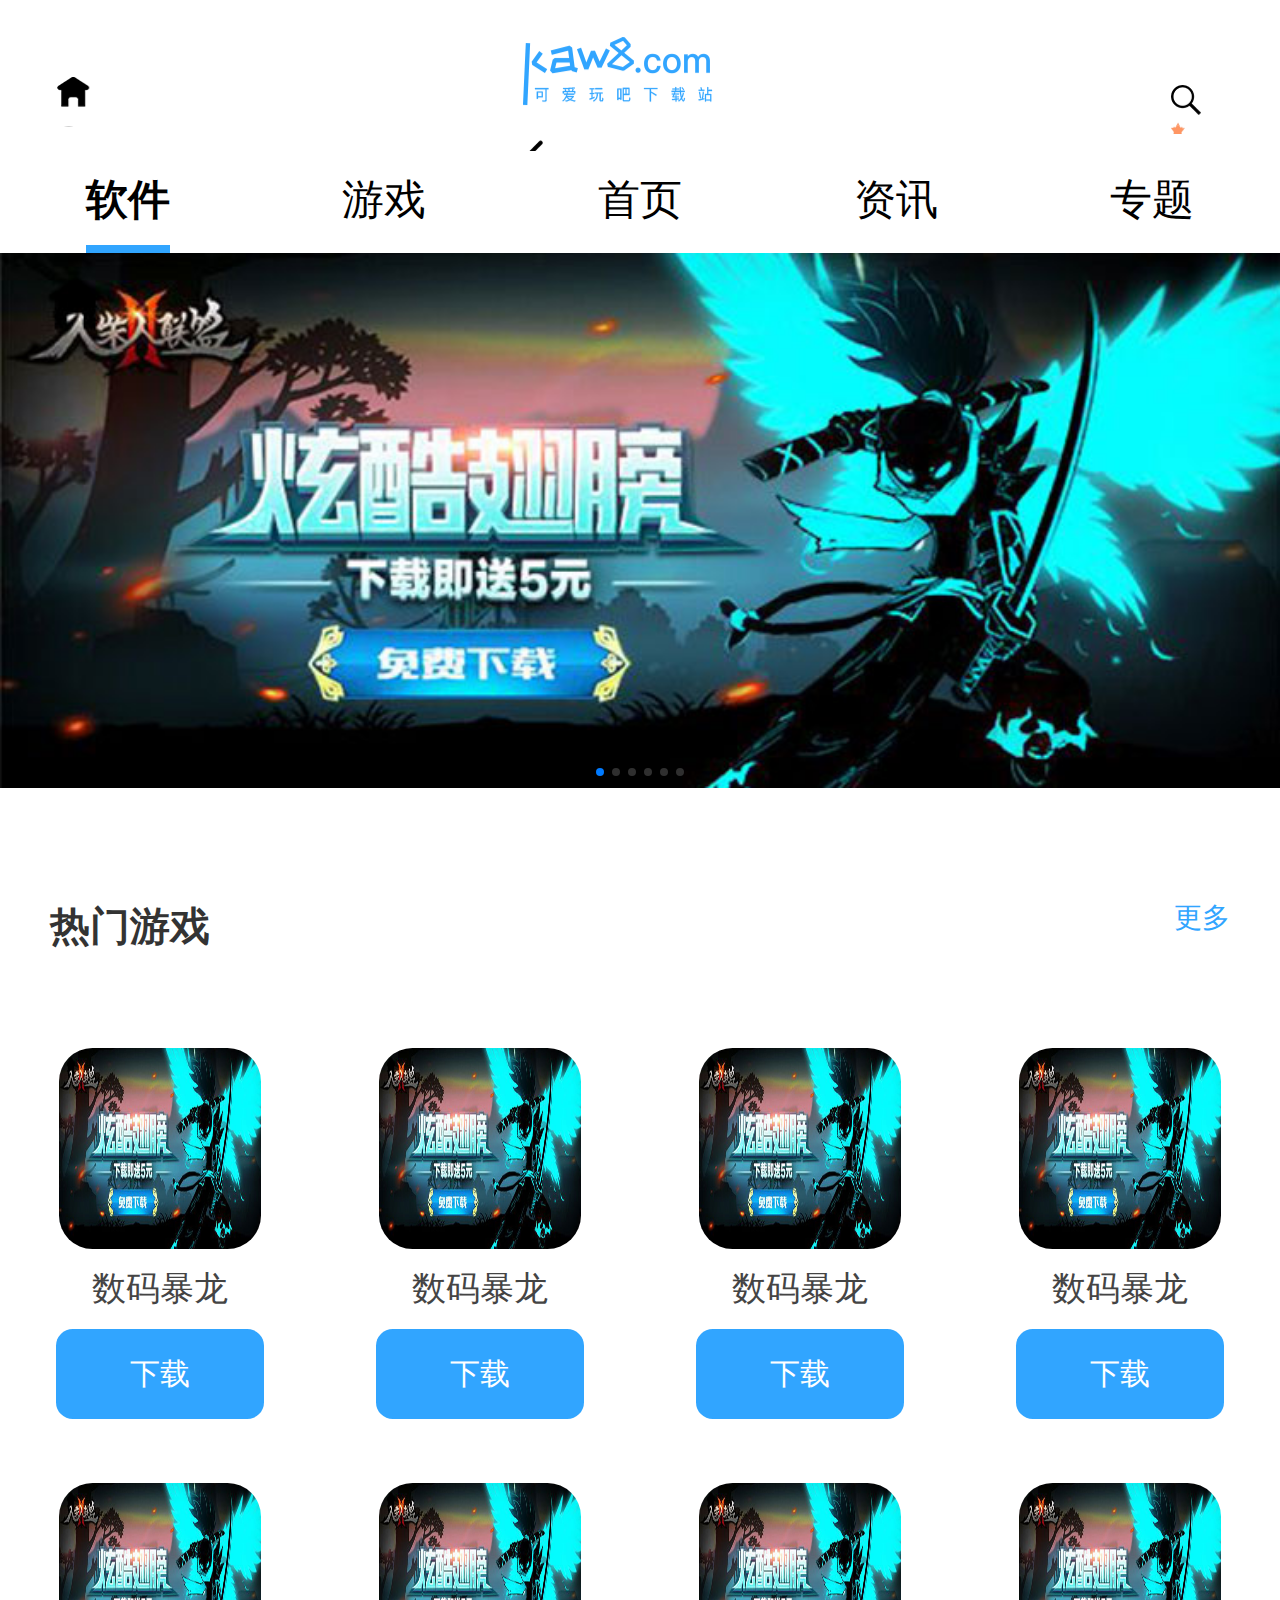
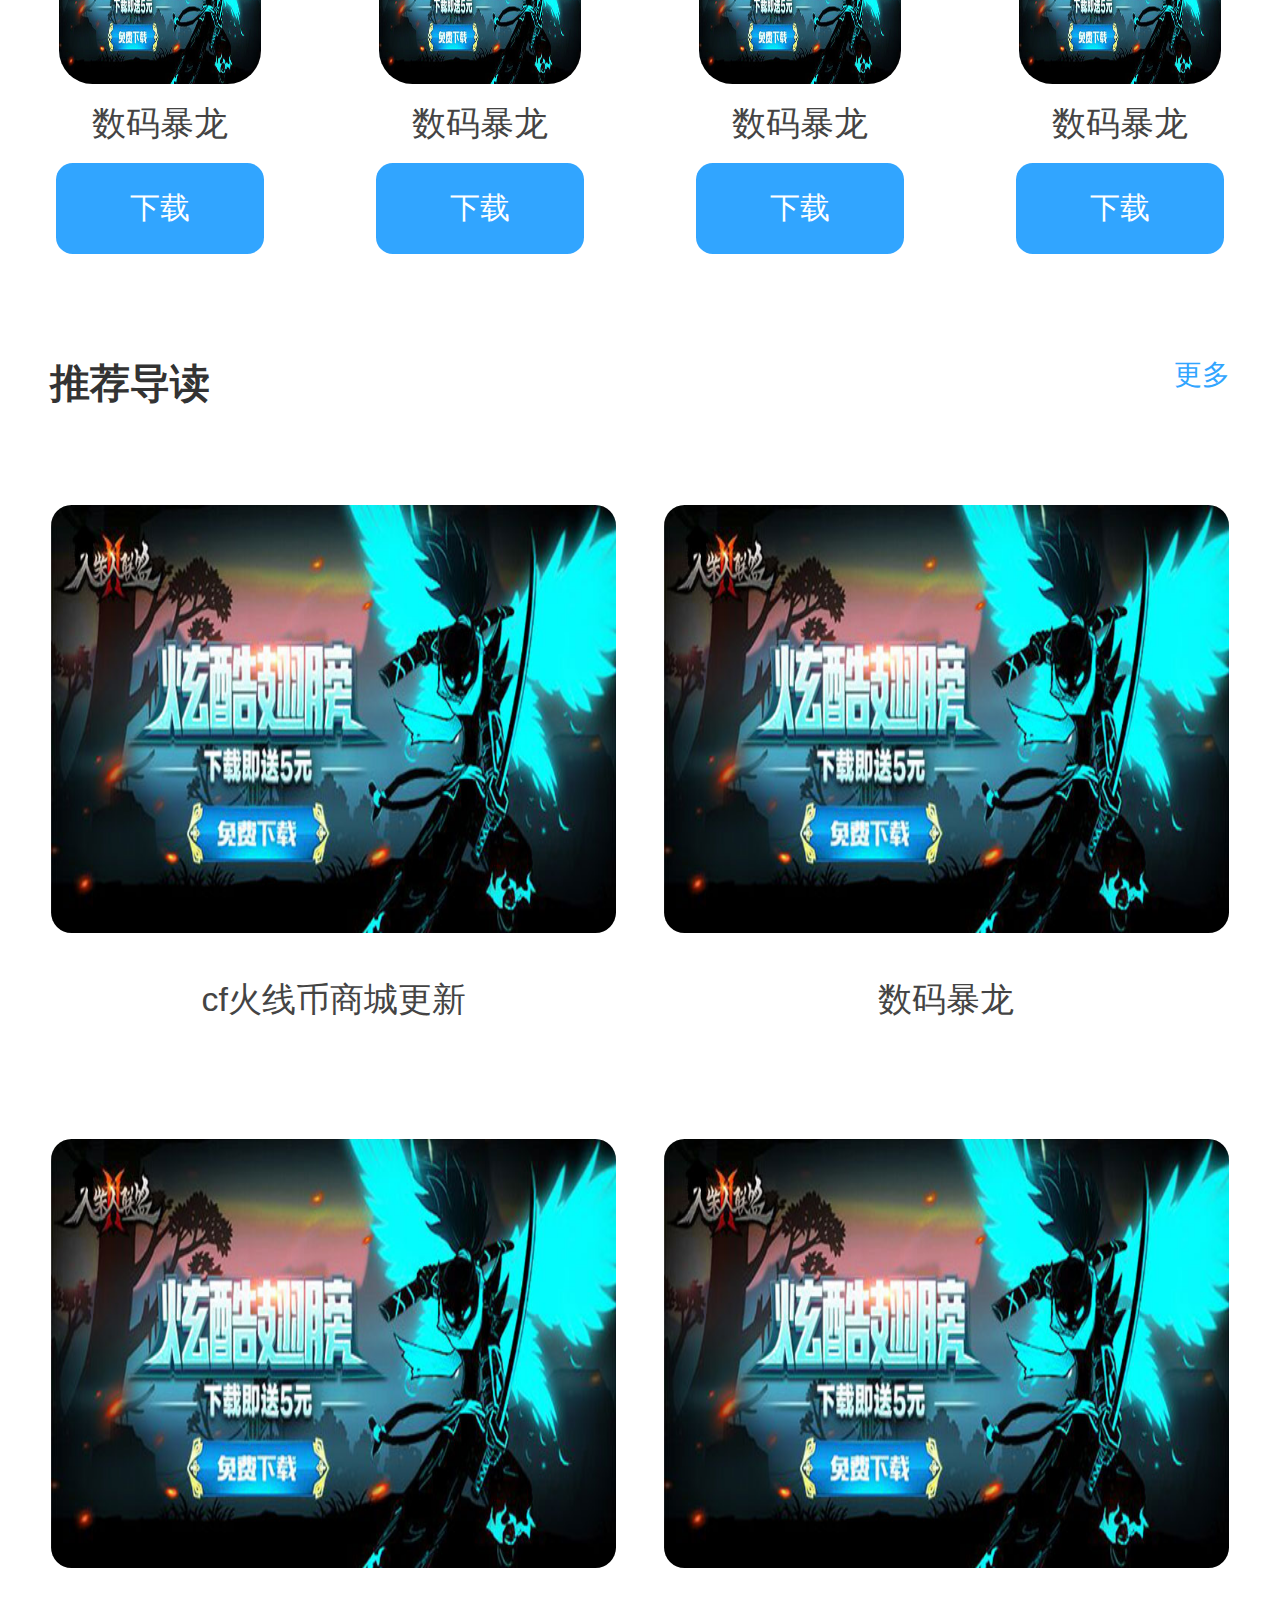
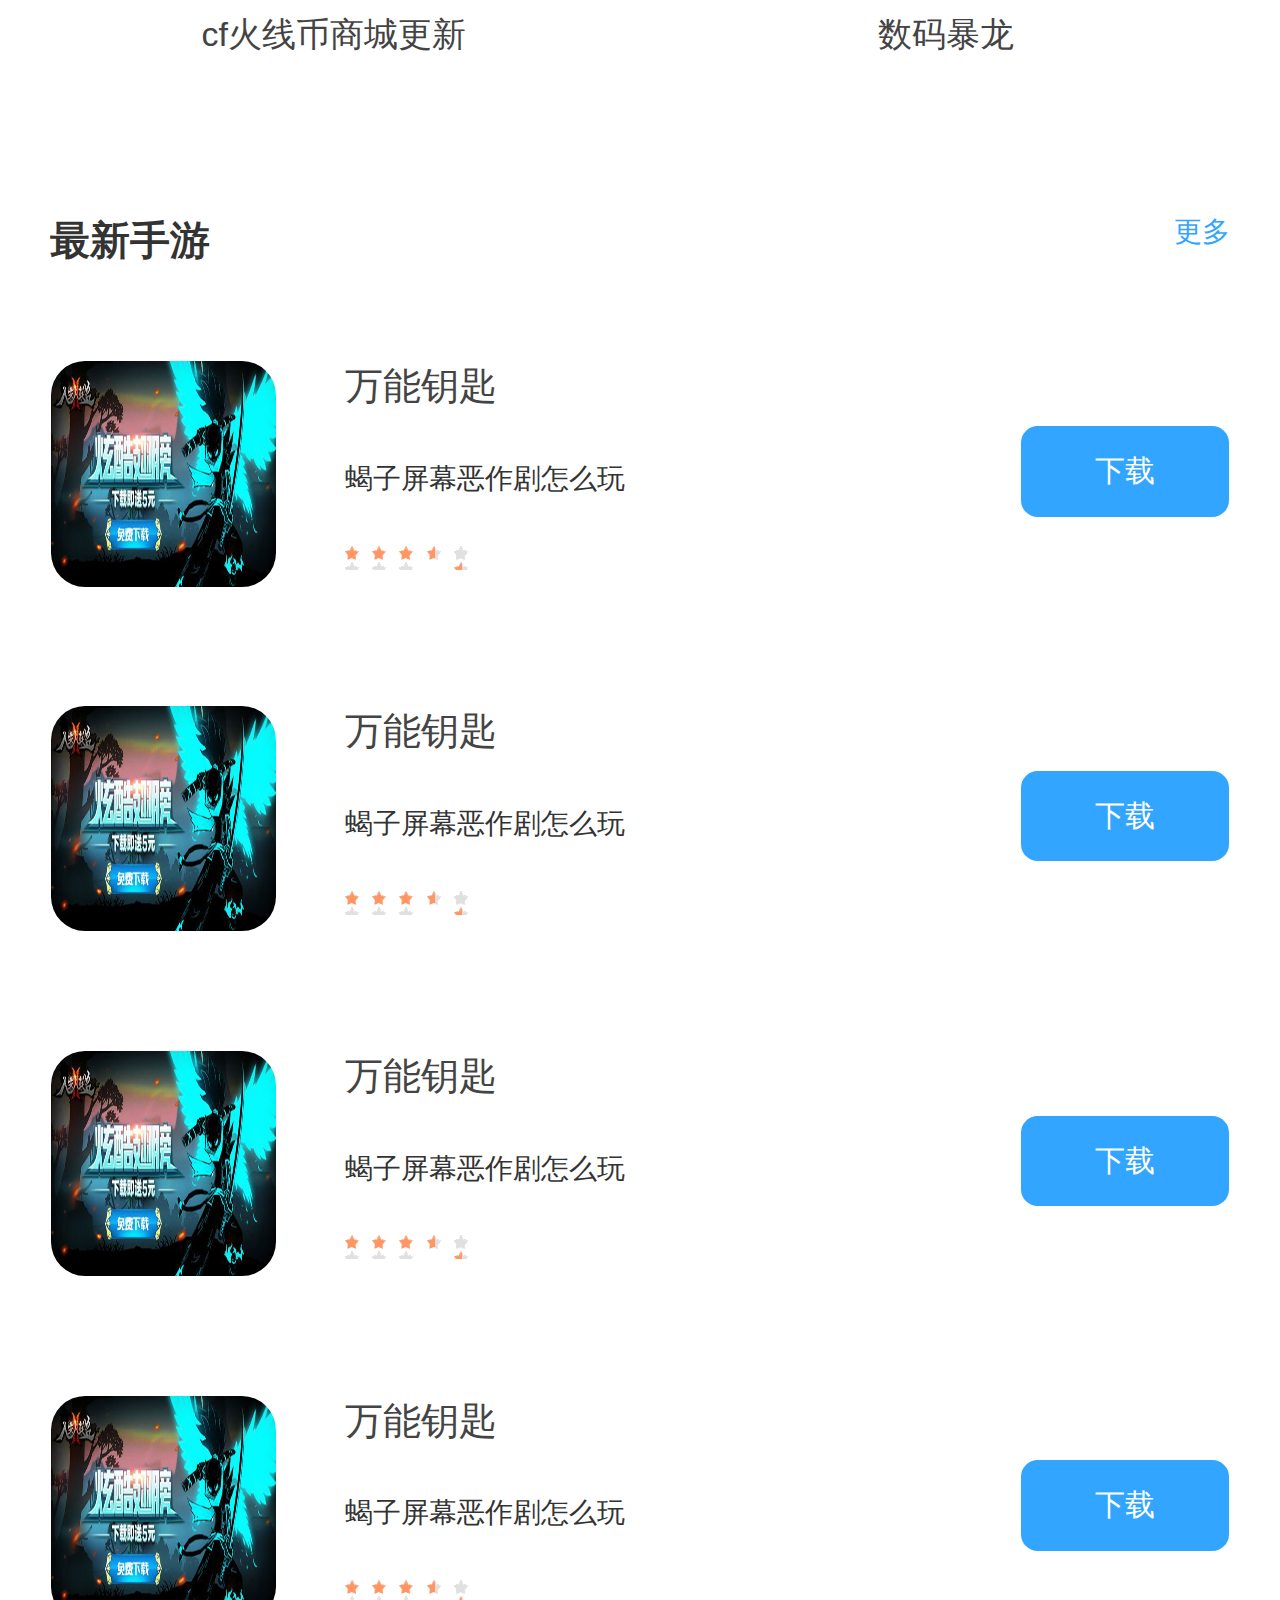
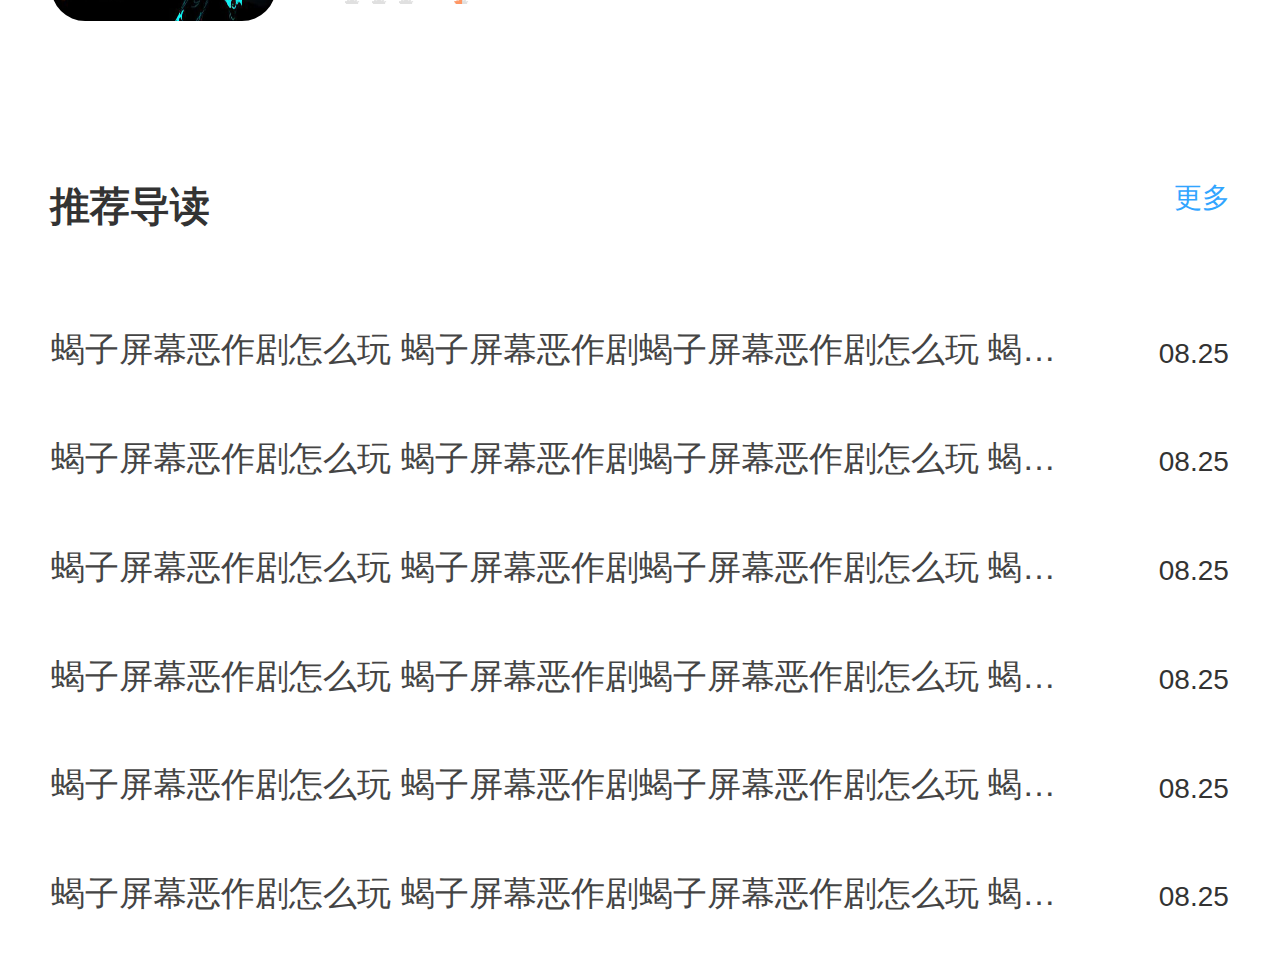
<file: play/public/html/index.html>
<!DOCTYPE html> 
<html lang="en"> 
<head> 
	<meta charset="utf-8"> 
	<meta content="yes" name="apple-mobile-web-app-capable"> 
	<meta content="yes" name="apple-touch-fullscreen"> 
	<meta content="telephone=no,email=no" name="format-detection"> 
	<script src="js/index.min.js"></script>
	<link rel="stylesheet" type="text/css" href="css/index.css">
  <link rel="stylesheet" href="css/swiper.min.css">
	<title>首页</title> 
  <style>
  .swiper-container {
      width: 100%;
      height: 100%;
    }
    .swiper-slide {
      text-align: center;
      font-size: 18px;
      background: #fff;

      /* Center slide text vertically */
      display: -webkit-box;
      display: -ms-flexbox;
      display: -webkit-flex;
      display: flex;
      -webkit-box-pack: center;
      -ms-flex-pack: center;
      -webkit-justify-content: center;
      justify-content: center;
      -webkit-box-align: center;
      -ms-flex-align: center;
      -webkit-align-items: center;
      align-items: center;
    }
  </style>
</head> 
	<body>
        <header class="g-header cfix">
        	<a href="" class="arrowL"><i></i></a>
        	<div><span class="logo"></span></div>
        	<a href="javascript:void(0);" class="arrowR" id="searchBtn"><i></i></a>
        </header>
        <nav  class="g-nav">
        	<ul class="cfix">
        		<li><a href="" class="sel">软件</a></li>
        		<li><a href="">游戏</a></li>
        		<li><a href="">首页</a></li>
        		<li><a href="">资讯</a></li>
        		<li><a href="">专题</a></li>
        	</ul>
        </nav>
        <section class="g-banner swiper-container">
        	<ul class="swiper-wrapper">
        		<li  class="swiper-slide"><a href=""><img src="images/eg_03.jpg"></a></li> 
            <li  class="swiper-slide"><a href=""><img src="images/eg_03.jpg"></a></li> 
            <li  class="swiper-slide"><a href=""><img src="images/eg_03.jpg"></a></li> 
            <li  class="swiper-slide"><a href=""><img src="images/eg_03.jpg"></a></li> 
            <li  class="swiper-slide"><a href=""><img src="images/eg_03.jpg"></a></li> 
            <li  class="swiper-slide"><a href=""><img src="images/eg_03.jpg"></a></li> 
        	</ul>
          <div class="swiper-pagination"></div>
        </section>
        <div class="g-main">
              <section class="m-hotGame m-header">
                  <header class="cfix"><span>热门游戏</span> <a href="">更多</a></header>
              	  <ul class="cfix">
        		     <li><a href="" class="img">
        		     	      <img src="images/eg_03.jpg">
        		     	      <b>数码暴龙</b>
        		     	  </a>
        		     	  <a href="" class="down">下载</a>
        		     </li>
        		     <li><a href="" class="img">
        		     	      <img src="images/eg_03.jpg">
        		     	      <b>数码暴龙</b>
        		     	  </a>
        		     	  <a href="" class="down">下载</a>
        		     </li>
        		     <li><a href="" class="img">
        		     	      <img src="images/eg_03.jpg">
        		     	      <b>数码暴龙</b>
        		     	  </a>
        		     	  <a href="" class="down">下载</a>
        		     </li>
        		     <li><a href="" class="img">
        		     	      <img src="images/eg_03.jpg">
        		     	      <b>数码暴龙</b>
        		     	  </a>
        		     	  <a href="" class="down">下载</a>
        		     </li>
        		     <li><a href="" class="img">
        		     	      <img src="images/eg_03.jpg">
        		     	      <b>数码暴龙</b>
        		     	  </a>
        		     	  <a href="" class="down">下载</a>
        		     </li>
        		     <li><a href="" class="img">
        		     	      <img src="images/eg_03.jpg">
        		     	      <b>数码暴龙</b>
        		     	  </a>
        		     	  <a href="" class="down">下载</a>
        		     </li>
        		     <li><a href="" class="img">
        		     	      <img src="images/eg_03.jpg">
        		     	      <b>数码暴龙</b>
        		     	  </a>
        		     	  <a href="" class="down">下载</a>
        		     </li>
        		     <li><a href="" class="img">
        		     	      <img src="images/eg_03.jpg">
        		     	      <b>数码暴龙</b>
        		     	  </a>
        		     	  <a href="" class="down">下载</a>
        		     </li>
        	     </ul>
              </section>
              <section class="m-recommend m-header">
                  <header class="cfix"><span>推荐导读</span> <a href="">更多</a></header>
                  <ul  class="cfix">
                     <li><a href="" class="img">
                              <img src="images/eg_03.jpg">
                              <b>cf火线币商城更新</b>
                          </a> 
                     </li>
                     <li><a href="" class="img">
                              <img src="images/eg_03.jpg">
                              <b>数码暴龙</b>
                          </a>                           
                     </li>
                     <li><a href="" class="img">
                              <img src="images/eg_03.jpg">
                              <b>cf火线币商城更新</b>
                          </a> 
                     </li>
                     <li><a href="" class="img">
                              <img src="images/eg_03.jpg">
                              <b>数码暴龙</b>
                          </a>                           
                     </li>
                     
                 </ul>
              </section>
              <section class="m-newPlay m-header">
                  <header class="cfix"><span>最新手游</span> <a href="">更多</a></header>
                  <ul>
                     <li class="cfix">
                         <a href="" class="img">
                              <img src="images/eg_03.jpg">                              
                          </a> 
                          <span>
                              <a href="">万能钥匙</a>
                              <p>蝎子屏幕恶作剧怎么玩</p>
                              <em><i></i><i></i><i></i><i class="half"></i><i class="gray"></i></em>
                          </span>
                          <a href="" class="upload">下载</a>
                     </li>  
                     <li class="cfix">
                         <a href="" class="img">
                              <img src="images/eg_03.jpg">                              
                          </a> 
                          <span>
                              <a href="">万能钥匙</a>
                              <p>蝎子屏幕恶作剧怎么玩</p>
                              <em><i></i><i></i><i></i><i class="half"></i><i class="gray"></i></em>
                          </span>
                          <a href="" class="upload">下载</a>
                     </li>  
                     <li class="cfix">
                         <a href="" class="img">
                              <img src="images/eg_03.jpg">                              
                          </a> 
                          <span>
                              <a href="">万能钥匙</a>
                              <p>蝎子屏幕恶作剧怎么玩</p>
                              <em><i></i><i></i><i></i><i class="half"></i><i class="gray"></i></em>
                          </span>
                          <a href="" class="upload">下载</a>
                     </li>  
                     <li class="cfix">
                         <a href="" class="img">
                              <img src="images/eg_03.jpg">                              
                          </a> 
                          <span>
                              <a href="">万能钥匙</a>
                              <p>蝎子屏幕恶作剧怎么玩</p>
                              <em><i></i><i></i><i></i><i class="half"></i><i class="gray"></i></em>
                          </span>
                          <a href="" class="upload">下载</a>
                     </li>                    
                     
                 </ul>
              </section>
               <section class="m-read m-header">
                  <header class="cfix"><span>推荐导读</span> <a href="">更多</a></header>
                  <ul>
                     <li class="cfix">
                         <a href="" class="tex">
                             蝎子屏幕恶作剧怎么玩 蝎子屏幕恶作剧蝎子屏幕恶作剧怎么玩 蝎子屏幕恶作剧                       
                          </a> 
                          <span>08.25</span>                           
                     </li> 
                     <li class="cfix">
                         <a href="" class="tex">
                             蝎子屏幕恶作剧怎么玩 蝎子屏幕恶作剧蝎子屏幕恶作剧怎么玩 蝎子屏幕恶作剧                       
                          </a> 
                          <span>08.25</span>                           
                     </li> 
                     <li class="cfix">
                         <a href="" class="tex">
                             蝎子屏幕恶作剧怎么玩 蝎子屏幕恶作剧蝎子屏幕恶作剧怎么玩 蝎子屏幕恶作剧                       
                          </a> 
                          <span>08.25</span>                           
                     </li> 
                     <li class="cfix">
                         <a href="" class="tex">
                             蝎子屏幕恶作剧怎么玩 蝎子屏幕恶作剧蝎子屏幕恶作剧怎么玩 蝎子屏幕恶作剧                       
                          </a> 
                          <span>08.25</span>                           
                     </li> 
                     <li class="cfix">
                         <a href="" class="tex">
                             蝎子屏幕恶作剧怎么玩 蝎子屏幕恶作剧蝎子屏幕恶作剧怎么玩 蝎子屏幕恶作剧                       
                          </a> 
                          <span>08.25</span>                           
                     </li> 
                     <li class="cfix">
                         <a href="" class="tex">
                             蝎子屏幕恶作剧怎么玩 蝎子屏幕恶作剧蝎子屏幕恶作剧怎么玩 蝎子屏幕恶作剧                       
                          </a> 
                          <span>08.25</span>                           
                     </li>         
                     
                 </ul>
              </section>
        	  
        </div>
     <!-- 搜索界面 -->
     <section class="searchArea" style="display:none;" id="searchArea">
          <div class="areaBor">
              <header class="g-header cfix">
                <form action="index.html">  
                 <div class="input">
                    <i></i>
                    <span></span>
                    <input type="text" placeholder="请输入搜索词">  
                    <a href="javascript:void(0);" id="cancleBtn">取消</a>
                 </div> 
                </form>        
              </header> 
              <div class="g-main">
                   <h2>热搜词</h2>
                  <ul class="cfix">
                      <li><a href="">阴阳师</a></li>
                      <li><a href="">荒野行动</a></li>
                      <li><a href="">小米枪战</a></li>
                      <li><a href="">微信</a></li>
                      <li><a href="">阴阳师</a></li>
                      <li><a href="">微信</a></li>
                      <li><a href="">阴阳师</a></li>
                  </ul>           
              </div>
          </div>
     </section>
     <!-- ==搜索界面== -->
      


      <!-- Swiper JS -->
      <script src="js/swiper.min.js"></script>

      <!-- Initialize Swiper -->
      <script>
             var swiper = new Swiper('.swiper-container', {
              autoplay:true,
              pagination: {
                el: '.swiper-pagination',                
              },
            });
          

            //search
            var  h=document.body.scrollHeight;
                 searchBtn=document.getElementById("searchBtn"),
                 searchArea=document.getElementById("searchArea"),
                 cancleBtn=document.getElementById("cancleBtn");
                searchArea.style.height=h/75+"rem"; 
            searchBtn.onclick=function(){ 
              searchArea.style.display="block";
            } 
            cancleBtn.onclick=function(){ 
              searchArea.style.display="none";
            } 
      </script>
    </body> 
</html>
</file>
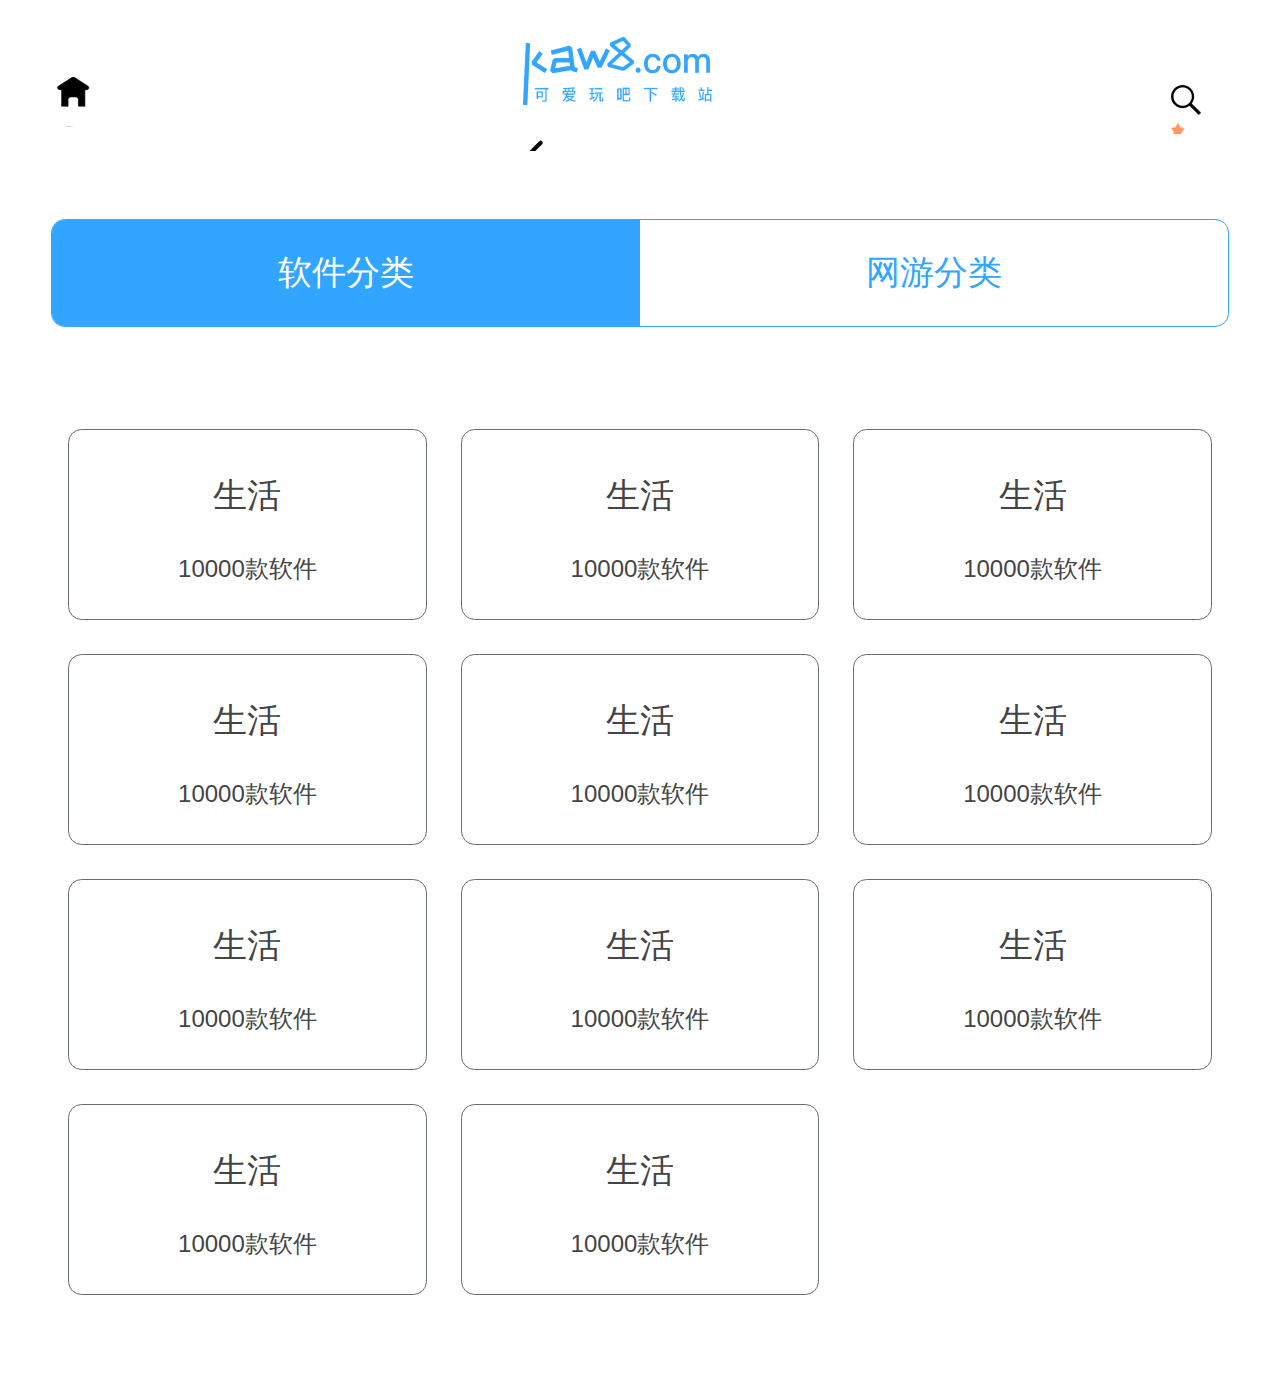
<file: play/public/html/category.html>
<!DOCTYPE html> 
<html lang="en"> 
<head> 
	<meta charset="utf-8"> 
	<meta content="yes" name="apple-mobile-web-app-capable"> 
	<meta content="yes" name="apple-touch-fullscreen"> 
	<meta content="telephone=no,email=no" name="format-detection"> 
	<script src="js/index.min.js"></script>
	<link rel="stylesheet" type="text/css" href="css/category.css">
	<title>分类</title> 
</head> 
	<body>
        <header class="g-header cfix">
        	<a href="" class="arrowL"><i></i></a>
        	<div><span class="logo"></span></div>
        	<a href="" class="arrowR"><i></i></a>
        </header>      
      <section class="secNav">
        <ul class="cfix">
          <li><a href="" class="sel">软件分类</a></li>
          <li><a href="">网游分类</a></li>
        </ul>
      </section>
        <div class="g-main">
             <ul class="cfix">
               <li>
                   <a href="">
                       <span>生活</span>
                       <p>10000款软件</p>
                   </a>
               </li>  
                <li>
                   <a href="">
                       <span>生活</span>
                       <p>10000款软件</p>
                   </a>
               </li>  
                <li>
                   <a href="">
                       <span>生活</span>
                       <p>10000款软件</p>
                   </a>
               </li>  
                <li>
                   <a href="">
                       <span>生活</span>
                       <p>10000款软件</p>
                   </a>
               </li>  
                <li>
                   <a href="">
                       <span>生活</span>
                       <p>10000款软件</p>
                   </a>
               </li>  
                <li>
                   <a href="">
                       <span>生活</span>
                       <p>10000款软件</p>
                   </a>
               </li>  
                <li>
                   <a href="">
                       <span>生活</span>
                       <p>10000款软件</p>
                   </a>
               </li>  
                <li>
                   <a href="">
                       <span>生活</span>
                       <p>10000款软件</p>
                   </a>
               </li>  
                <li>
                   <a href="">
                       <span>生活</span>
                       <p>10000款软件</p>
                   </a>
               </li>  
                <li>
                   <a href="">
                       <span>生活</span>
                       <p>10000款软件</p>
                   </a>
               </li>  
                <li>
                   <a href="">
                       <span>生活</span>
                       <p>10000款软件</p>
                   </a>
               </li>  
             </ul>
        	  
        </div>
    </body> 
</html>
</file>
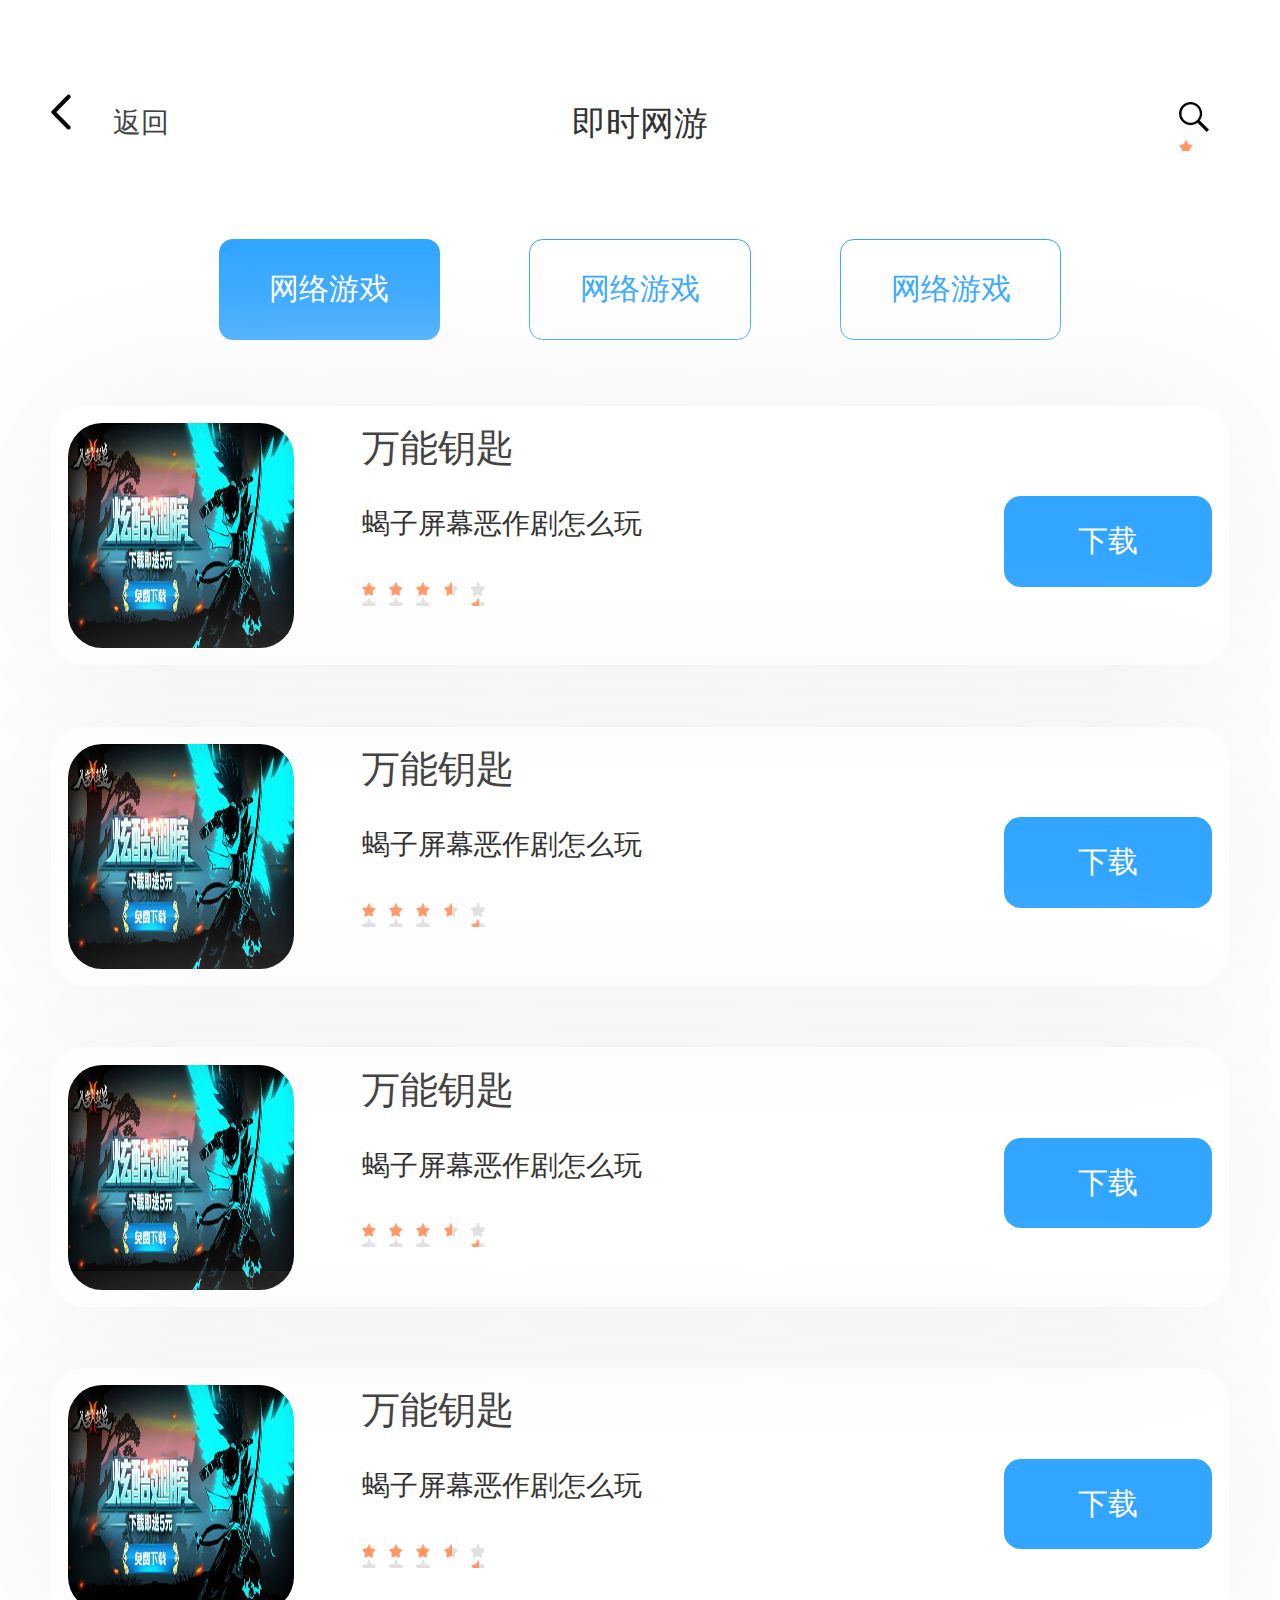
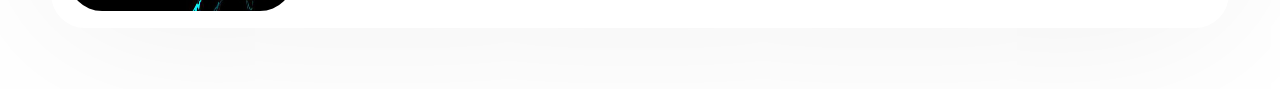
<file: play/public/html/download.html>
<!DOCTYPE html> 
<html lang="en"> 
<head> 
	<meta charset="utf-8"> 
	<meta content="yes" name="apple-mobile-web-app-capable"> 
	<meta content="yes" name="apple-touch-fullscreen"> 
	<meta content="telephone=no,email=no" name="format-detection"> 
	<script src="js/index.min.js"></script>
	<link rel="stylesheet" type="text/css" href="css/download.css">
	<title>下载</title> 
</head> 
	<body>
        <header class="g-header cfix">
        	<a href="" class="arrowL"><span><i></i>返回</span></a>
        	<div>即时网游</div>
        	<a href="" class="arrowR"><i></i></a>
        </header> 
        <div class="g-main">  
            <section class="secnav">
                  <ul>
                      <li><a href="" class="sel">网络游戏</a></li>
                      <li><a href="">网络游戏</a></li>
                      <li><a href="">网络游戏</a></li>
                  </ul>
            </section>
             <section class="m-newPlay"> 
                  <ul>
                     <li class="cfix">
                         <a href="" class="img">
                              <img src="images/eg_03.jpg">                              
                          </a> 
                          <span>
                              <a href="">万能钥匙</a>
                              <p>蝎子屏幕恶作剧怎么玩</p>
                              <em><i></i><i></i><i></i><i class="half"></i><i class="gray"></i></em>
                          </span>
                          <a href="" class="upload">下载</a>
                     </li>  
                     <li class="cfix">
                         <a href="" class="img">
                              <img src="images/eg_03.jpg">                              
                          </a> 
                          <span>
                              <a href="">万能钥匙</a>
                              <p>蝎子屏幕恶作剧怎么玩</p>
                              <em><i></i><i></i><i></i><i class="half"></i><i class="gray"></i></em>
                          </span>
                          <a href="" class="upload">下载</a>
                     </li>  
                     <li class="cfix">
                         <a href="" class="img">
                              <img src="images/eg_03.jpg">                              
                          </a> 
                          <span>
                              <a href="">万能钥匙</a>
                              <p>蝎子屏幕恶作剧怎么玩</p>
                              <em><i></i><i></i><i></i><i class="half"></i><i class="gray"></i></em>
                          </span>
                          <a href="" class="upload">下载</a>
                     </li>  
                     <li class="cfix">
                         <a href="" class="img">
                              <img src="images/eg_03.jpg">                              
                          </a> 
                          <span>
                              <a href="">万能钥匙</a>
                              <p>蝎子屏幕恶作剧怎么玩</p>
                              <em><i></i><i></i><i></i><i class="half"></i><i class="gray"></i></em>
                          </span>
                          <a href="" class="upload">下载</a>
                     </li>                    
                     
                 </ul>
              </section>
        </div>
    </body> 
</html>
</file>
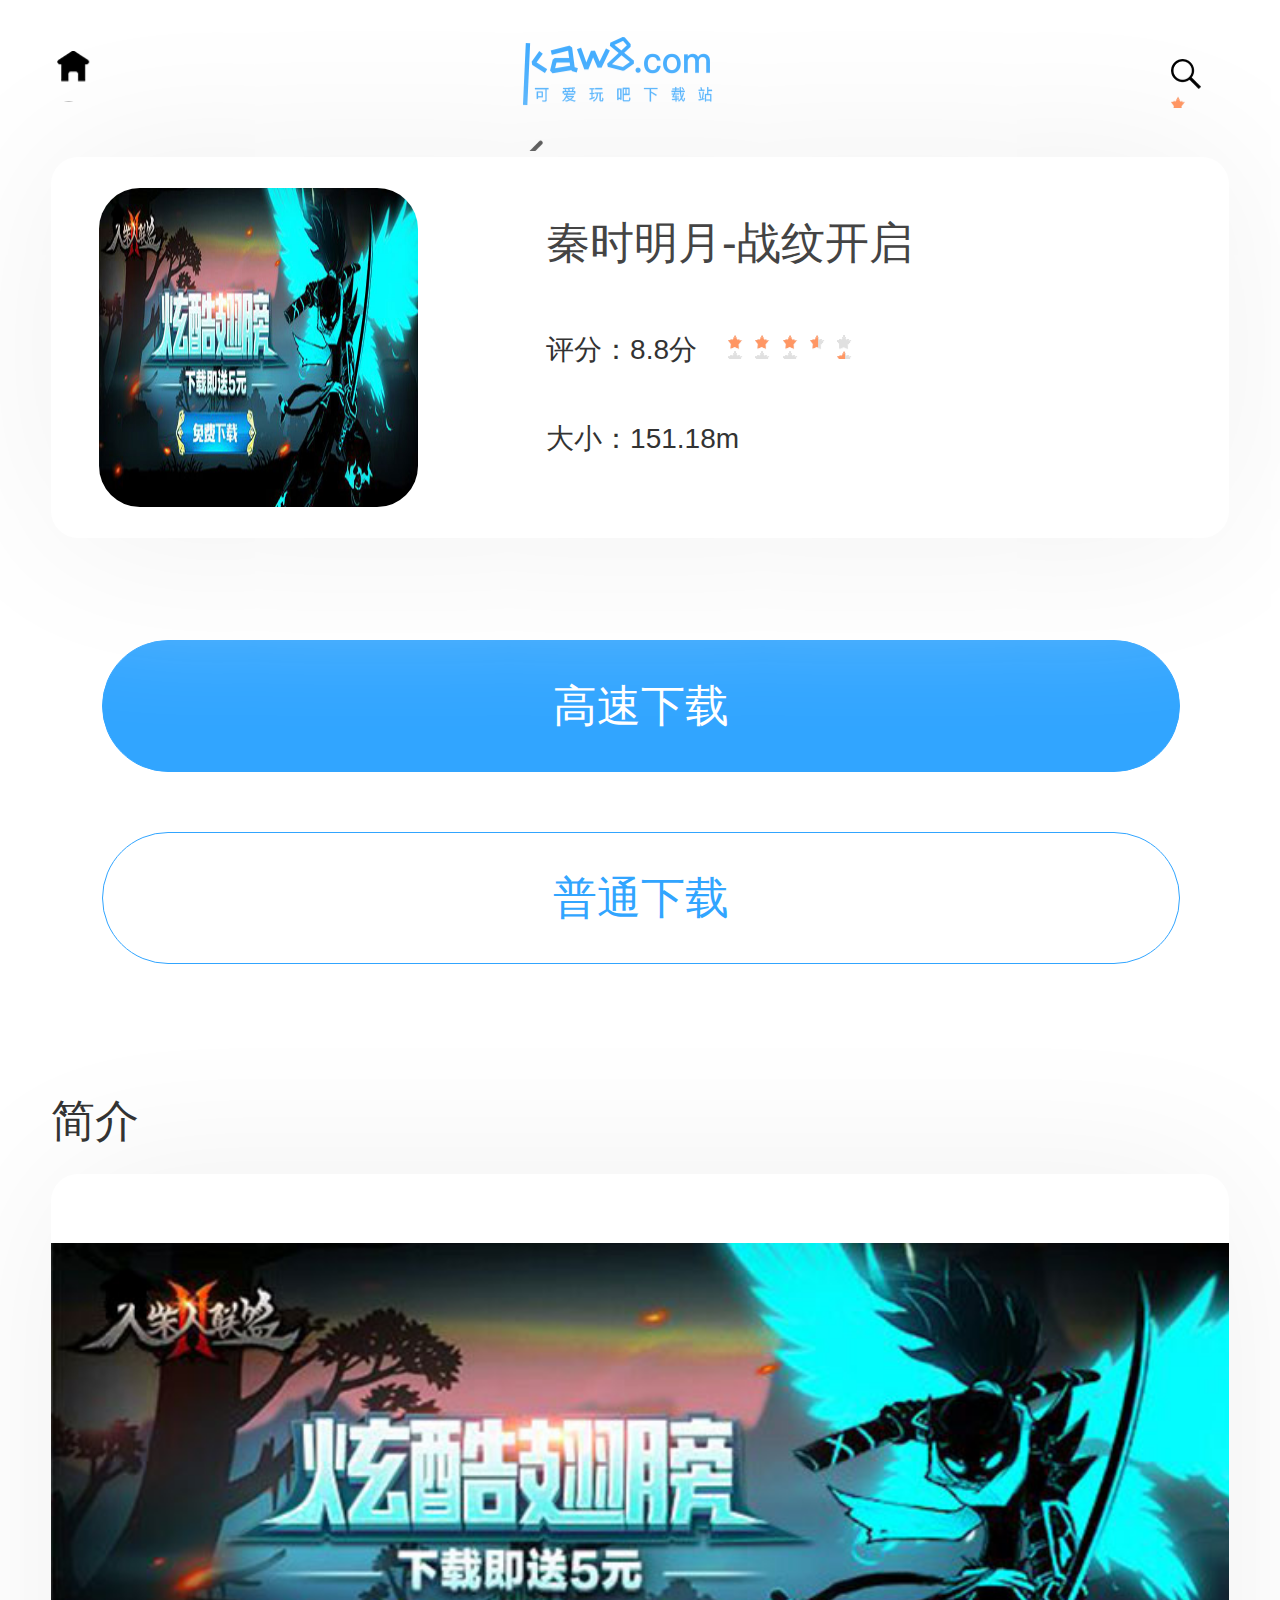
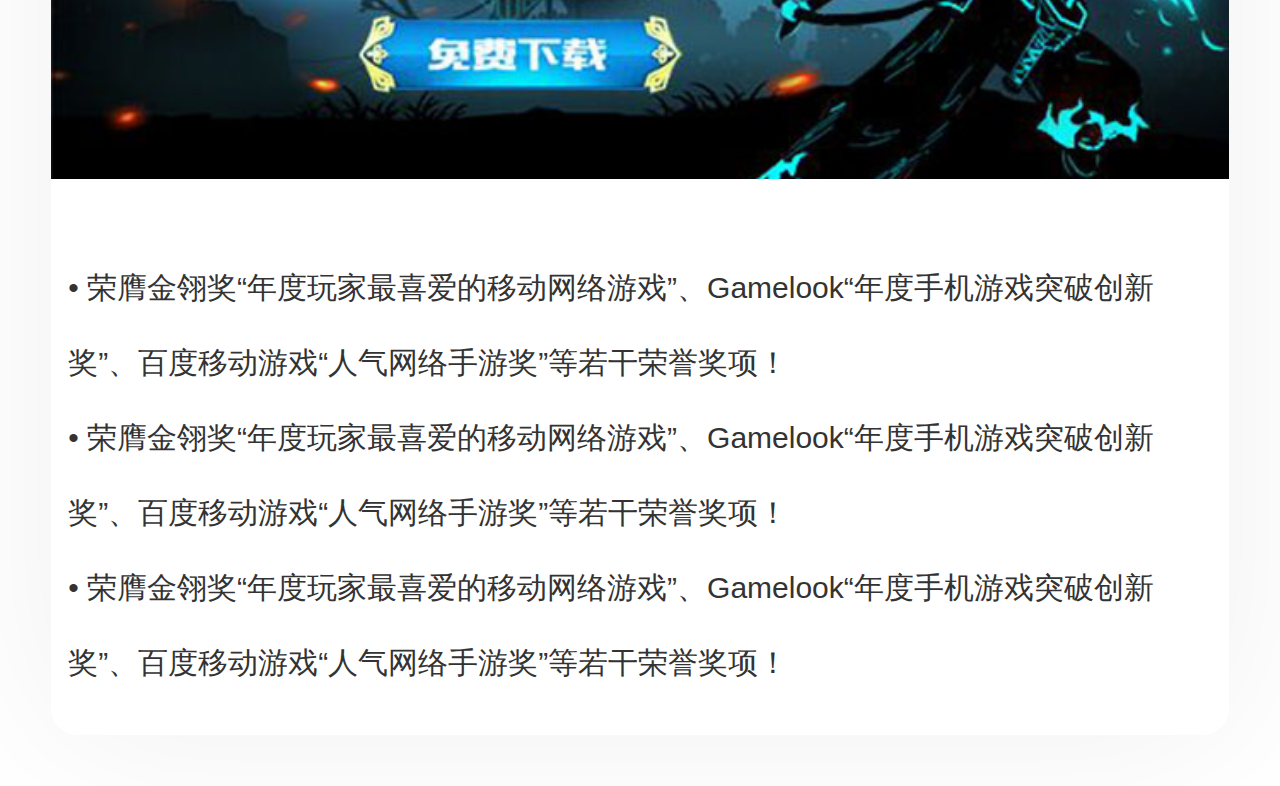
<file: play/public/html/downloadDetail.html>
<!DOCTYPE html> 
<html lang="en"> 
<head> 
	<meta charset="utf-8"> 
	<meta content="yes" name="apple-mobile-web-app-capable"> 
	<meta content="yes" name="apple-touch-fullscreen"> 
	<meta content="telephone=no,email=no" name="format-detection"> 
	<script src="js/index.min.js"></script>
	<link rel="stylesheet" type="text/css" href="css/downloadDetail.css">
	<title>下载详情</title> 
</head> 
	<body>
        <header class="g-header cfix">
        	<a href="" class="arrowL"><i></i></a>
        	<div><span class="logo"></span></div>
        	<a href="" class="arrowR"><i></i></a>
        </header> 
        <div class="g-main"> 
        	  <section class="m-header">
                  <div class="cfix">
                     <a href="" class="img">
                          <img src="images/eg_03.jpg">                              
                      </a> 
                      <span>
                          <a href="">秦时明月-战纹开启 </a>
                          <em>评分：8.8分&nbsp;&nbsp;&nbsp;&nbsp;<i></i><i></i><i></i><i class="half"></i><i class="gray"></i></em>
                          <p>大小：151.18m</p>                          
                      </span>                      
                  </div>
            </section>
            <section class="m-btn">
                 <a href="javascript:void(0);" class="sel">高速下载</a>
                 <a href="javascript:void(0);">普通下载</a>
            </section>
            <section class="m-info">
                  <header>简介</header>
                  <div class="tex">
                       <div class="scrollBor">
                            <ul class="scrool cfix" style="" id="scroll">
                                <li><img src="images/eg_03.jpg" alt=""></li>
                                <li><img src="images/eg_03.jpg" alt=""></li>
                                <li><img src="images/eg_03.jpg" alt=""></li>
                                <li><img src="images/eg_03.jpg" alt=""></li>
                                <li><img src="images/eg_03.jpg" alt=""></li>
                                <li><img src="images/eg_03.jpg" alt=""></li>
                            </ul>
                        </div>
                        <p>
                          • 荣膺金翎奖“年度玩家最喜爱的移动网络游戏”、Gamelook“年度手机游戏突破创新奖”、百度移动游戏“人气网络手游奖”等若干荣誉奖项！
                        </p>
                        <p>
                          • 荣膺金翎奖“年度玩家最喜爱的移动网络游戏”、Gamelook“年度手机游戏突破创新奖”、百度移动游戏“人气网络手游奖”等若干荣誉奖项！
                        </p>
                        <p>
                          • 荣膺金翎奖“年度玩家最喜爱的移动网络游戏”、Gamelook“年度手机游戏突破创新奖”、百度移动游戏“人气网络手游奖”等若干荣誉奖项！
                        </p>
                  </div>
            </section>
        </div>
    </body> 
</html>
<script> 
window.onload=function(){
    let scroll=document.getElementById("scroll"),num=0,img=scroll.children,itemW=img[0].children[0].naturalWidth;
             num=scroll.children.length;
             for (let i = 0; i <img.length; i++) {             
                   img[i].children[0].style.width=itemW/75+"rem";
             }
             scroll.style.width=(itemW+44)*num/75+"rem";        

   }  
</script>
</file>
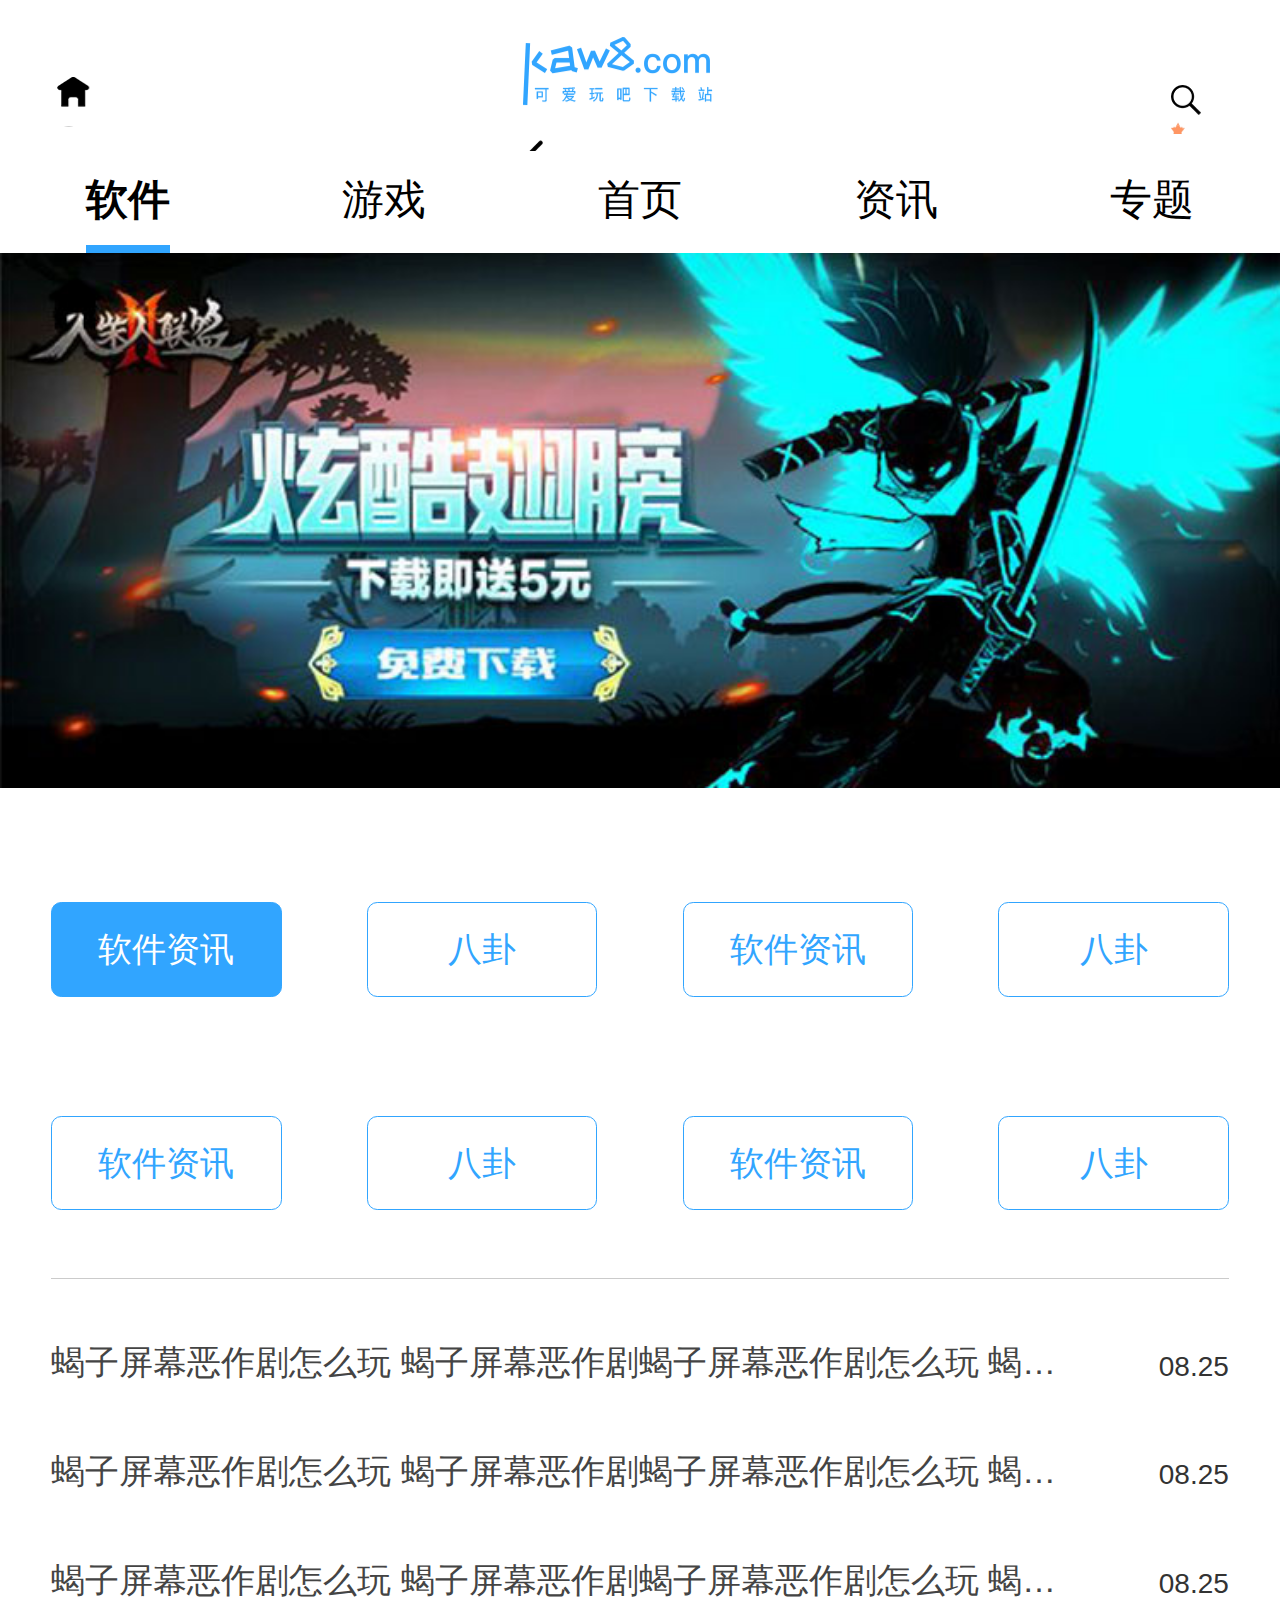
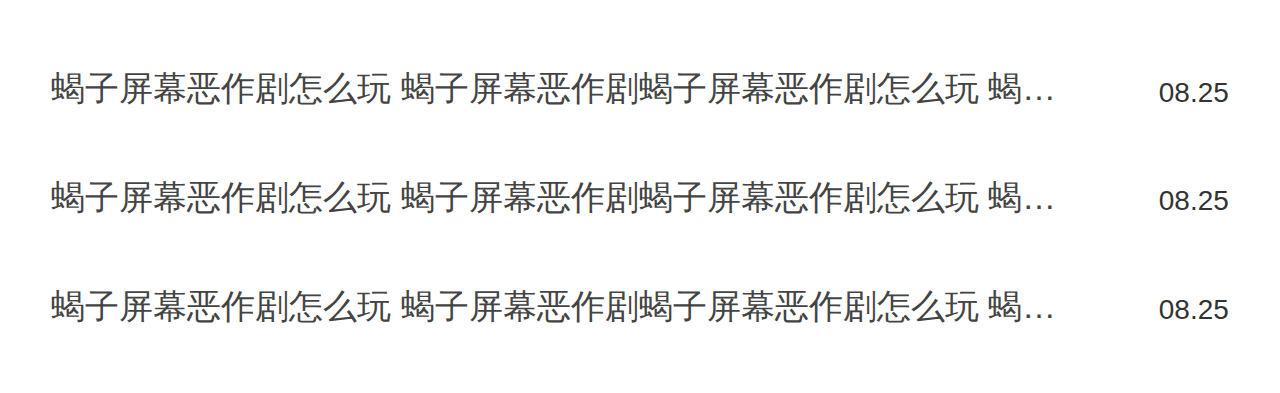
<file: play/public/html/news.html>
<!DOCTYPE html> 
<html lang="en"> 
<head> 
	<meta charset="utf-8"> 
	<meta content="yes" name="apple-mobile-web-app-capable"> 
	<meta content="yes" name="apple-touch-fullscreen"> 
	<meta content="telephone=no,email=no" name="format-detection"> 
	<script src="js/index.min.js"></script>
	<link rel="stylesheet" type="text/css" href="css/news.css">
	<title>首页</title> 
</head> 
	<body>
        <header class="g-header cfix">
        	<a href="" class="arrowL"><i></i></a>
        	<div><span class="logo"></span></div>
        	<a href="" class="arrowR"><i></i></a>
        </header>
        <nav  class="g-nav">
        	<ul class="cfix">
        		<li><a href="" class="sel">软件</a></li>
        		<li><a href="">游戏</a></li>
        		<li><a href="">首页</a></li>
        		<li><a href="">资讯</a></li>
        		<li><a href="">专题</a></li>
        	</ul>
        </nav>
        <section class="g-banner">
        	<ul>
        		<li><a href=""><img src="images/eg_03.jpg"></a></li> 
        	</ul>
        </section>
        <div class="g-main"> 
               <section class="secNav">
                 <ul class="cfix">
                      <li><a href="" class="sel">软件资讯</a></li>
                      <li><a href="">八卦</a></li>
                      <li><a href="">软件资讯</a></li>
                      <li><a href="">八卦</a></li>
                      <li><a href="">软件资讯</a></li>
                      <li><a href="">八卦</a></li>
                      <li><a href="">软件资讯</a></li>
                      <li><a href="">八卦</a></li>
                 </ul>
               </section>
               <section class="m-read m-header"> 
                  <ul>
                     <li class="cfix">
                         <a href="" class="tex">
                             蝎子屏幕恶作剧怎么玩 蝎子屏幕恶作剧蝎子屏幕恶作剧怎么玩 蝎子屏幕恶作剧                       
                          </a> 
                          <span>08.25</span>                           
                     </li> 
                     <li class="cfix">
                         <a href="" class="tex">
                             蝎子屏幕恶作剧怎么玩 蝎子屏幕恶作剧蝎子屏幕恶作剧怎么玩 蝎子屏幕恶作剧                       
                          </a> 
                          <span>08.25</span>                           
                     </li> 
                     <li class="cfix">
                         <a href="" class="tex">
                             蝎子屏幕恶作剧怎么玩 蝎子屏幕恶作剧蝎子屏幕恶作剧怎么玩 蝎子屏幕恶作剧                       
                          </a> 
                          <span>08.25</span>                           
                     </li> 
                     <li class="cfix">
                         <a href="" class="tex">
                             蝎子屏幕恶作剧怎么玩 蝎子屏幕恶作剧蝎子屏幕恶作剧怎么玩 蝎子屏幕恶作剧                       
                          </a> 
                          <span>08.25</span>                           
                     </li> 
                     <li class="cfix">
                         <a href="" class="tex">
                             蝎子屏幕恶作剧怎么玩 蝎子屏幕恶作剧蝎子屏幕恶作剧怎么玩 蝎子屏幕恶作剧                       
                          </a> 
                          <span>08.25</span>                           
                     </li> 
                     <li class="cfix">
                         <a href="" class="tex">
                             蝎子屏幕恶作剧怎么玩 蝎子屏幕恶作剧蝎子屏幕恶作剧怎么玩 蝎子屏幕恶作剧                       
                          </a> 
                          <span>08.25</span>                           
                     </li>         
                     
                 </ul>
              </section>
        	  
        </div>
    </body> 
</html>
</file>
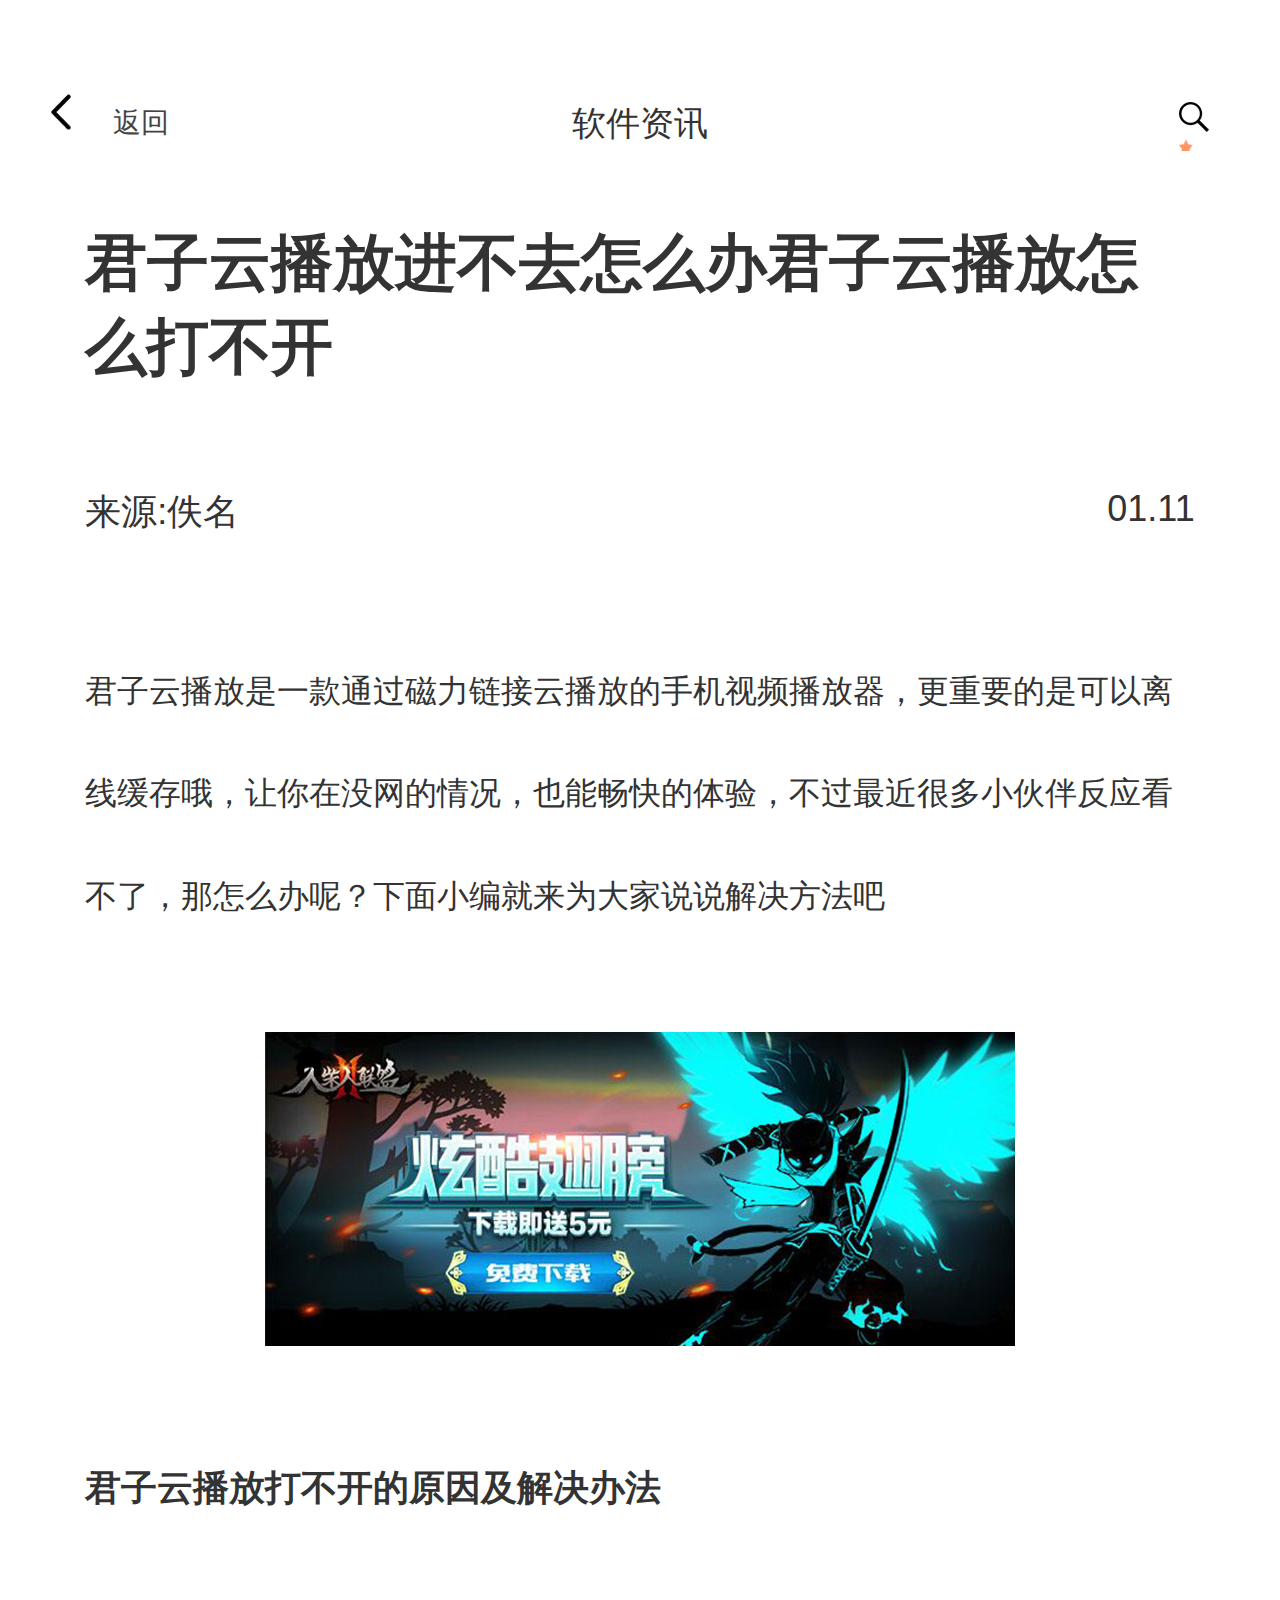
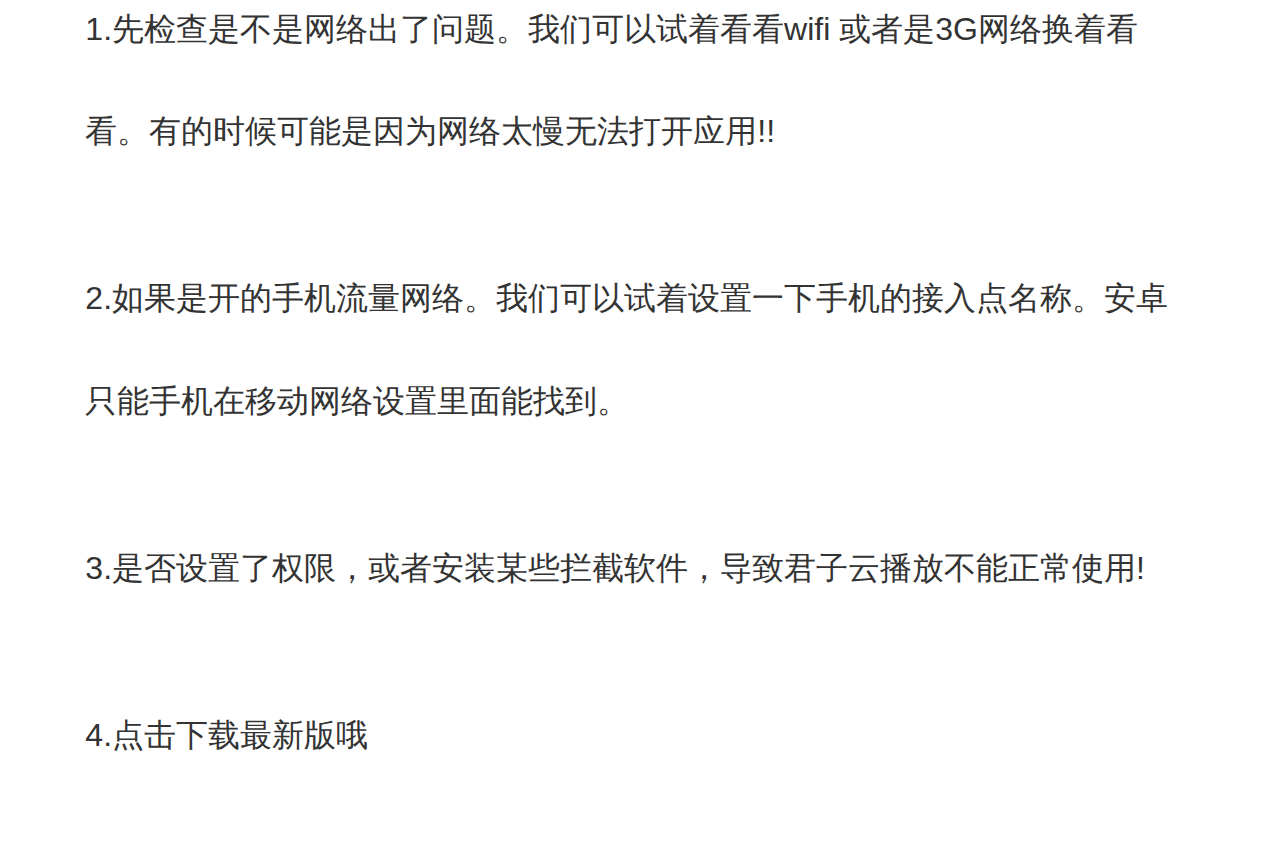
<file: play/public/html/newsDetail.html>
<!DOCTYPE html> 
<html lang="en"> 
<head> 
	<meta charset="utf-8"> 
	<meta content="yes" name="apple-mobile-web-app-capable"> 
	<meta content="yes" name="apple-touch-fullscreen"> 
	<meta content="telephone=no,email=no" name="format-detection"> 
	<script src="js/index.min.js"></script>
	<link rel="stylesheet" type="text/css" href="css/newsDetail.css">
	<title>首页</title> 
</head> 
	<body>
        <header class="g-header cfix">
        	<a href="" class="arrowL"><span><i></i>返回</span></a>
        	<div>软件资讯</div>
        	<a href="" class="arrowR"><i></i></a>
        </header> 
        <div class="g-main"> 
                 <h1 class="title">君子云播放进不去怎么办君子云播放怎么打不开</h1>
                 <div class="from cfix"><span>来源:佚名</span><em>01.11</em></div>
                 <div class="content">
                     <p style="line-height: 0.8rem;font-size: 32px">君子云播放是一款通过磁力链接云播放的手机视频播放器，更重要的是可以离线缓存哦，让你在没网的情况，也能畅快的体验，不过最近很多小伙伴反应看不了，那怎么办呢？下面小编就来为大家说说解决方法吧</p>
                     <p style="max-width: 100%;padding:0.666667rem 0 0.893333rem 0;text-align: center;"><img src="images/eg_03.jpg" alt=""></p>
                     <h2 style="font-size: 36px;padding-bottom:0.506667rem">君子云播放打不开的原因及解决办法</h2>
                     <p style="line-height: 0.8rem;font-size: 32px;padding-bottom:0.506667rem">1.先检查是不是网络出了问题。我们可以试着看看wifi 或者是3G网络换着看看。有的时候可能是因为网络太慢无法打开应用!!</p>
                     <p style="line-height: 0.8rem;font-size: 32px;padding-bottom:0.506667rem">2.如果是开的手机流量网络。我们可以试着设置一下手机的接入点名称。安卓只能手机在移动网络设置里面能找到。</p>
                     <p style="line-height: 0.8rem;font-size: 32px;padding-bottom:0.506667rem">3.是否设置了权限，或者安装某些拦截软件，导致君子云播放不能正常使用!</p>
                     <p style="line-height: 0.8rem;font-size: 32px;padding-bottom:0.506667rem">4.点击下载最新版哦</p>
                 </div>
        	  
        </div>
    </body> 
</html>
</file>
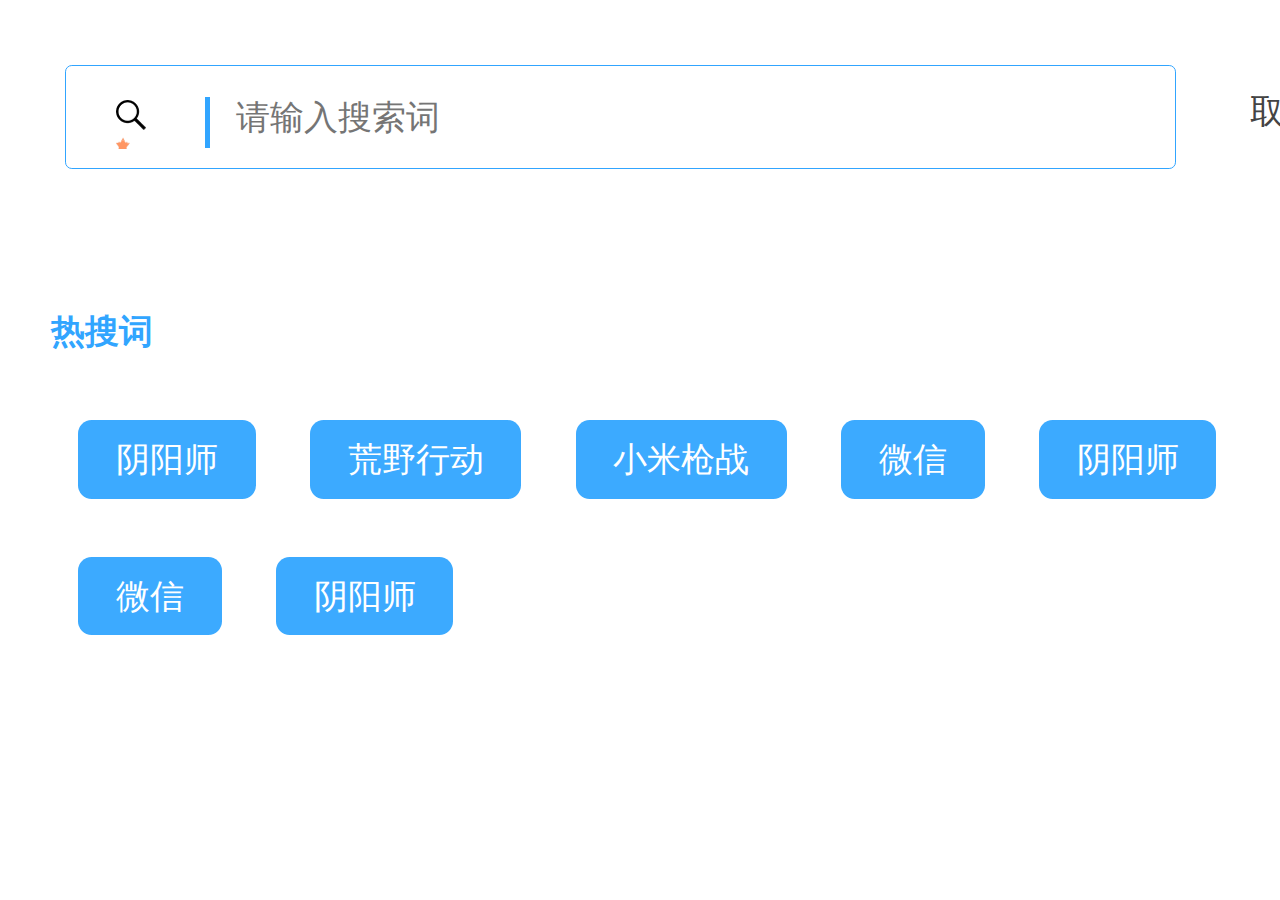
<file: play/public/html/search.html>
<!DOCTYPE html> 
<html lang="en"> 
<head> 
	<meta charset="utf-8"> 
	<meta content="yes" name="apple-mobile-web-app-capable"> 
	<meta content="yes" name="apple-touch-fullscreen"> 
	<meta content="telephone=no,email=no" name="format-detection"> 
	<script src="js/index.min.js"></script>
	<link rel="stylesheet" type="text/css" href="css/search.css">
	<title>软件</title> 
</head> 
	<body class="searchArea">
        <header class="g-header cfix">
        	 <div class="input">
              <i></i>
              <span></span>
              <input type="text" placeholder="请输入搜索词"> 
              <a href="javascript:void(0);" >取消</a> 
           </div>         
        </header> 
        <div class="g-main">
             <h2>热搜词</h2>
            <ul class="cfix">
                <li><a href="">阴阳师</a></li>
                <li><a href="">荒野行动</a></li>
                <li><a href="">小米枪战</a></li>
                <li><a href="">微信</a></li>
                <li><a href="">阴阳师</a></li>
                <li><a href="">微信</a></li>
                <li><a href="">阴阳师</a></li>
            </ul>        	  
        </div>
    </body> 
</html>
</file>
<file: play/public/html/css/index.css>
body,div,dl,dt,dd,ul,ol,li,h1,h2,h3,h4,h5,h6,pre,code,form,fieldset,legend,input,textarea,p,blockquote,th,td,aside,article,figcaption,figure,header,hgroup,menu,nav,section{margin:0;padding:0}
body,html{font:14px "Helvetica Neue",HelveticaNeue,Helvetica-Neue,Helvetica,'\5fae\8f6f\96c5\9ed1';background:#fff;color:#333;-webkit-text-size-adjust:none;width:100%;overflow:hidden;}
html{-webkit-text-size-adjust:100%;-ms-text-size-adjust:100%;overflow-x:hidden;overflow-y:auto;}
table{border-collapse:collapse;border-spacing:0}caption,th{text-align:left}fieldset,img{border:0}
q:before,q:after{content:''}button,input,select,textarea{font-size:100%;vertical-align:middle;outline:none;    -webkit-appearance:none;}legend{color:#333}
abbr,acronym{border:0;font-variant:normal}sup{vertical-align:text-top}sub{vertical-align:text-bottom}
ol,ul{list-style:none}address,caption,cite,code,dfn,em,strong,th,var{font-style:normal;font-weight:400}
a{color:#444;text-decoration:none}a:hover{text-decoration:none;}
h1,h2,h3,h4,h5,h6{font-size:100%}
header,menu,nav,section,article,aside{display:block}
em, i, u, s, b,strong{font-style:normal;font-weight:normal;text-decoration:none;}
.cfix:before,.cfix:after{content:".";display:block;height:0;visibility:hidden;font-size:0;}
.cfix:after{clear:both;}.cfix{*zoom:1;}
body{
	background: #fff;
}
.g-header{
	height:1.230366rem; 
}
.g-header .arrowL ,.g-header .arrowR{
	float:left;
	width: 1.308901rem;
	height:1.230366rem;
	text-align: center;
	vertical-align: middle; 
	position: relative;
	z-index: 5;

}
.g-header .arrowR{
	float: right;
}
.g-header .arrowL i{	 
	width:0.418848rem;
	height: 0.39267rem; 
	display: inline-block;
	margin-top:0.602094rem; 
	background: url(../images/kaw8.png) no-repeat 0 0;
}
.g-header .arrowR i{	 
	width:0.39267rem;
	height:0.39267rem; 
	display: inline-block;
	margin-top: 0.65445rem;
	background: url(../images/kaw8.png) no-repeat 0 -49px;
}
.g-header div{
	 width: 100%;
	 text-align: center;
	 margin: 0 -1.308901rem ;
	 display: inline-block;
}
.g-header .logo{
	display:inline-block;
	width:2.486911rem;
	height:0.890052rem; 
	margin-top:0.287958rem;
	background: url(../images/kaw8.png) no-repeat 0 -151px;
	display: inline-block;
	margin-right: -0.6544505rem;
}
/*div { width: 1rem; height: 0.4rem; font-size: 12px; // 默认写上dpr为1的fontSize }
[data-dpr="2"] div { font-size: 24px; }
[data-dpr="3"] div { font-size: 36px; }*/
.g-nav li a{	
	line-height: 0.680628rem;
	height: 0.680628rem;
	border-bottom: 0.065445rem solid #fff;
	color: #000;
	font-size: 42px;
	font-family: '黑体';
	display: inline-block;
}
[data-dpr="2"]  .g-nav li a{	 
	font-size: 84px;
}
[data-dpr="3"]  .g-nav li a{	 
	font-size: 126px;
}
.g-nav li a.sel{
	border-bottom: 0.065445rem solid #31a5ff;	
	font-weight: bold;
}
.g-nav li{
	float: left;
	width: 20%;
	text-align: center;
}
.g-banner a{
	display: inline-block;
	width: 100%;
	height: 4.188482rem;
}
.g-banner a img{
	width: 100%;
}
.m-hotGame{
	margin: 0.863874rem 0 0;
}
.m-header header{
	margin: 0 0.39267rem  0.732984rem 0.39267rem ;
}
.m-header header span{
	font-size: 40px;
	float: left;	
	font-weight: bold;
}
[data-dpr="2"]  .m-header header span{	 
	font-size: 80px;
}
[data-dpr="3"]  .m-header header span{	 
	font-size:  120px;
}
.m-header header a{
	font-size: 28px;
	color:#31a5ff;
	float: right;
}
[data-dpr="2"] .m-header header a{	 
	font-size: 56px;
}
[data-dpr="3"] .m-header header a{	 
	font-size:  84px;
}
.m-hotGame li{
	width: 25%;
    float: left;
    margin: 0 0 0.497382rem 0;
    display: inline;
    text-align: center;
}
.m-hotGame li a{
    display: block;
    width: 100%;
}
.m-hotGame li a b{
	font-size: 34px;
}
[data-dpr="2"] .m-hotGame li a b{	 
   font-size: 68px;
}
[data-dpr="3"] .m-hotGame li a b{	 
   font-size: 102px;
}
.m-hotGame li img {
    display: block;
    width: 1.570681rem;
    height: 1.570681rem;
    border-radius: 0.26178rem; 
    margin: 0 auto 0.13089rem auto;
}
.m-hotGame li .down {
    display: block;
    width: 1.623037rem;
    height: 0.706806rem;
    line-height: 0.706806rem;
    margin: 0.13089rem auto 0;
    border-radius: 0.13089rem;
    background:#31a5ff;
    color: #fff;
    font-size: 30px;
}
[data-dpr="2"] .m-hotGame li .down{	 
   font-size: 60px;
}
[data-dpr="3"] .m-hotGame li .down{	 
   font-size: 90px;
}
.m-recommend.m-header header{
	margin-top: 0.3rem;
}
.m-recommend ul{
	margin: 0 0.213333rem;
}
.m-recommend li{
	width: 50%;
    float: left;    
    display: inline;
    text-align: center;
    margin-bottom: 0.906667rem
}
.m-recommend li a{
    display: block;
    width: 100%;
}

.m-recommend li a b{
	font-size: 34px;
}
[data-dpr="2"] .m-recommend li a b{	 
	font-size: 68px;
}
[data-dpr="3"] .m-recommend li a b{	 
	font-size:  102px;
}
.m-recommend li img {
    display: block;
    width: 4.413333rem;
    height:3.346667rem;
    border-radius: 0.16rem; 
    margin: 0 auto 0.346667rem auto;
}

.m-newPlay.m-header header{
	margin-top: 0.3rem;
}
.m-newPlay li{
	margin: 0 0.4rem;
	position: relative;
	z-index: 1;
}
.m-newPlay li .img{
	float: left; 
}
.m-newPlay li .img img{
	display: block;
	width: 1.76rem;
	height:1.76rem;
	border-radius: 0.266667rem;
	margin: 0 0.533333rem 0.933333rem auto;
}
.m-newPlay li  span{
	-moz-box-flex:1.0; /* Firefox */
	-webkit-box-flex:1.0; /* Safari and Chrome */
	box-flex:1.0;
	display: block;
	padding-right: 1.84rem;
}
.m-newPlay li  span a{
	font-size: 38px;
	margin-bottom: 0.373333rem;
	display: inline-block;
}
[data-dpr="2"] .m-newPlay li  span a{	 
	font-size: 76px;
}
[data-dpr="3"] .m-newPlay li  span a{	 
	font-size:   114px;
}
.m-newPlay li  span p{
	font-size:28px;
	margin-bottom: 0.373333rem;
}
[data-dpr="2"] .m-newPlay li  span a{	 
	font-size:56px;
}
[data-dpr="3"] .m-newPlay li  span a{	 
	font-size:84px;
}
.m-newPlay li  span em{
	display: block;
}
.m-newPlay li  span em i{
	width:0.186667rem;
	height: 0.186667rem; 
	display: inline-block;
	margin-right:0.026667rem; 
	background: url(../images/kaw8.png) no-repeat 0 -88px;
}
.m-newPlay li  span em i.half{  
	background-position: 0 -120px;
}
.m-newPlay li  span em i.gray{  
	background-position: 0 -104px;
}
.m-newPlay li .upload{
	position: absolute;
	z-index: 5;
	top: 0.506667rem;
	right: 0;
	display: block;
    width: 1.623037rem;
    height: 0.706806rem;
    line-height: 0.706806rem; 
    border-radius: 0.13089rem;
    background:#31a5ff;
    color: #fff;
    font-size:30px;
    text-align: center;
}
[data-dpr="2"] .m-newPlay li .upload{	 
	font-size:60px;
}
[data-dpr="3"] .m-newPlay li .upload{	 
	font-size:90px;
}
.m-read.m-header header{
	margin-top: 0.3rem;
}
.m-read ul{
	padding: 0 0.4rem;
}
.m-read ul li{
	position: relative;
	z-index: 1;
	padding-bottom: 0.466667rem;
    padding-right: 1.306667rem;
}
.m-read ul a{
    width: 100%;
    display: inline-block; 
    font-size:34px; 
    overflow: hidden;
    text-overflow: ellipsis;
    white-space: nowrap;
}
[data-dpr="2"] .m-read ul a{	 
	font-size:68px;
}
[data-dpr="3"] .m-read ul a{	 
	font-size:102px;
}
.m-read ul li span{
	position: absolute;
	z-index: 5;
	font-size:28px;
	top: 0.08rem;
	right: 0px;
}
[data-dpr="2"] .m-read ul li span{	 
	font-size:56px;
}
[data-dpr="3"] .m-read ul li span{	 
	font-size:84px;
}


.searchArea{
	background: #fff;
	position: absolute;
	z-index: 5;
	top: 0;
	left: 0;
	padding:0.506667rem 0.4rem; 
}
.searchArea .areaBor{
	width: 100%;
	height: 100%;
	position: relative;
	z-index: 1;
}
.searchArea .g-header .input{    
    position: relative;
    z-index: 1;
    font-size: 34px; 
    padding: 0 1.12rem 0 0;
    margin: inherit;
    display: block;
    width: inherit;
} 
[data-dpr="2"] .searchArea .g-header .input{	 
	font-size:68px;
}
[data-dpr="3"] .searchArea .g-header .input{	 
	font-size:102px;
}
.searchArea .g-header{
	padding:0 0.106667rem; 
    
}
.searchArea .g-header .input i{
	width:0.39267rem;
	height:0.39267rem; 
	display: inline-block;	 
	background: url(../images/kaw8.png) no-repeat 0 -49px;
	position: absolute;
	top: 0.266667rem;
	left: 0.4rem;
}
.searchArea .g-header .input span{
	width:0.066667rem;
	height:0.4rem; 
	display: inline-block;
	border-left:0.04rem  solid #31a5ff;	 
	position: absolute;
	top: 0.253333rem;
	left: 1.093333rem;
}
.searchArea .g-header .input input{
	width: 100%;
	display: block;
    height: 0.8rem;
    line-height: 0.8rem;
    border-radius: 0.053333rem;
    border:0.013333rem solid #31a5ff;
    text-indent: 1.333333rem;
}
.searchArea .g-header a{
	float: right; 
	font-size:34px;
	margin-left: 0.32rem;
	position: absolute;
	z-index: 5;
	right: 0;
	top:24px; 
}
[data-dpr="2"].searchArea  .g-header a{	 
	font-size: 68px;
}
[data-dpr="3"].searchArea  .g-header a{	 
	font-size: 102px;
}
.searchArea .g-main h2{
	margin:1.093333rem  0 0.506667rem 0; 
	font-size: 34px;
	color: #31a5ff;
}
[data-dpr="2"].searchArea  .g-main h2{	 
	font-size: 68px;
}
[data-dpr="3"].searchArea  .g-main h2{	 
	font-size: 102px;
}
.searchArea .g-main li{
	float: left;
	height: 0.613333rem;
	margin: 0 0.213333rem 0.453333rem;

}
.searchArea .g-main li a{
	display: inline-block;
	line-height: 0.613333rem;
	font-size: 34px;
	color: #fff;
	background: #3caaff;
	padding:0 0.293333rem; 
	border-radius: 0.106667rem;
}
[data-dpr="2"] .searchArea .g-main li a{	 
	font-size: 68px;
}
[data-dpr="3"] .searchArea .g-main li a{	 
	font-size: 102px;
}
</file>
<file: play/public/html/css/category.css>
body,div,dl,dt,dd,ul,ol,li,h1,h2,h3,h4,h5,h6,pre,code,form,fieldset,legend,input,textarea,p,blockquote,th,td,aside,article,figcaption,figure,header,hgroup,menu,nav,section{margin:0;padding:0}
body,html{font:14px "Helvetica Neue",HelveticaNeue,Helvetica-Neue,Helvetica,'\5fae\8f6f\96c5\9ed1';background:#fff;color:#333;-webkit-text-size-adjust:none;width:100%;overflow:hidden;}
html{-webkit-text-size-adjust:100%;-ms-text-size-adjust:100%;overflow-x:hidden;overflow-y:auto;}
table{border-collapse:collapse;border-spacing:0}caption,th{text-align:left}fieldset,img{border:0}
q:before,q:after{content:''}button,input,select,textarea{font-size:100%;vertical-align:middle;outline:none;    -webkit-appearance:none;}legend{color:#333}
abbr,acronym{border:0;font-variant:normal}sup{vertical-align:text-top}sub{vertical-align:text-bottom}
ol,ul{list-style:none}address,caption,cite,code,dfn,em,strong,th,var{font-style:normal;font-weight:400}
a{color:#444;text-decoration:none}a:hover{text-decoration:none;}
h1,h2,h3,h4,h5,h6{font-size:100%}
header,menu,nav,section,article,aside{display:block}
em, i, u, s, b,strong{font-style:normal;font-weight:normal;text-decoration:none;}
.cfix:before,.cfix:after{content:".";display:block;height:0;visibility:hidden;font-size:0;}
.cfix:after{clear:both;}.cfix{*zoom:1;}
body{
	background: #fff;
}
.g-header{
	height:1.230366rem; 
	background: #fff;
}
.g-header .arrowL ,.g-header .arrowR{
	float:left;
	width: 1.308901rem;
	height:1.230366rem;
	text-align: center;
	vertical-align: middle; 
	position: relative;
	z-index: 5;

}
.g-header .arrowR{
	float: right;
}
.g-header .arrowL i{	 
	width:0.418848rem;
	height: 0.39267rem; 
	display: inline-block;
	margin-top:0.602094rem; 
	background: url(../images/kaw8.png) no-repeat 0 0;
}
.g-header .arrowR i{	 
	width:0.39267rem;
	height:0.39267rem; 
	display: inline-block;
	margin-top: 0.65445rem;
	background: url(../images/kaw8.png) no-repeat 0 -49px;
}
.g-header div{
	 width: 100%;
	 text-align: center;
	 margin: 0 -1.308901rem ;
	 display: inline-block;
}
.g-header .logo{
	display:inline-block;
	width:2.486911rem;
	height:0.890052rem; 
	margin-top:0.287958rem;
	background: url(../images/kaw8.png) no-repeat 0 -151px;
	display: inline-block;
	margin-right: -0.6544505rem;
}
/*div { width: 1rem; height: 0.4rem; font-size: 12px; // 默认写上dpr为1的fontSize }
[data-dpr="2"] div { font-size: 24px; }
[data-dpr="3"] div { font-size: 36px; }*/
.secNav{
	padding:0.48rem 0.4rem 0.8rem;
}
.secNav ul{
	height: 0.826667rem;
	border:1px solid #31a5ff;
	font-size: 34px;
	border-radius: 0.106667rem;
	overflow: hidden;
}
[data-dpr="2"]  .secNav ul{	 
	font-size: 68px;
}
[data-dpr="3"]  .secNav ul{	 
	font-size: 102px;
}
.secNav ul li{
	float: left;
	width: 50%;
}
.secNav ul li a{
	line-height: 0.826667rem;
	text-align: center;
	display: block;
	color: #31a5ff;
}
.secNav ul li a.sel{
	background: #31a5ff;
	color: #fff;
}
.g-main ul{
	padding:0 0.4rem 0.4rem; 
}
.g-main li{
	width: 33.333%; 
	float: left;
}
.g-main li a{
	margin: 0 0.133333rem 0.266667rem;
	display: block;
	border-radius:0.106667rem;
	border: 0.013333rem solid #666d72;
	text-align: center;
}
.g-main li a span{
	font-size: 34px;
	display: inline-block;
	padding:0.333333rem 0 0.266667rem 0; 
}
[data-dpr="2"]  .g-main li a span{	 
	font-size: 68px;
}
[data-dpr="3"]  .g-main li a span{	 
	font-size: 102px;
}
.g-main li a p{
    font-size: 24px;
    padding-bottom: 0.266667rem;
}
[data-dpr="2"]  .g-main li a span{	 
	font-size: 48px;
}
[data-dpr="3"]  .g-main li a span{	 
	font-size: 72px;
}


.searchArea{
	background: #fff;
	position: absolute;
	z-index: 5;
	top: 0;
	left: 0;
	padding:0.506667rem 0.4rem; 
}
.searchArea .areaBor{
	width: 100%;
	height: 100%;
	position: relative;
	z-index: 1;
}
.searchArea .g-header .input{    
    position: relative;
    z-index: 1;
    font-size: 34px; 
    padding: 0 1.12rem 0 0;
    margin: inherit;
    display: block;
    width: inherit;
} 
[data-dpr="2"] .searchArea .g-header .input{	 
	font-size: 68px;
}
[data-dpr="3"] .searchArea .g-header .input{	 
	font-size: 102px;
}
.searchArea .g-header{
	padding:0 0.106667rem; 
    
}
.searchArea .g-header .input i{
	width:0.39267rem;
	height:0.39267rem; 
	display: inline-block;	 
	background: url(../images/kaw8.png) no-repeat 0 -49px;
	position: absolute;
	top: 0.266667rem;
	left: 0.4rem;
}
.searchArea .g-header .input span{
	width:0.066667rem;
	height:0.4rem; 
	display: inline-block;
	border-left:0.04rem  solid #31a5ff;	 
	position: absolute;
	top: 0.253333rem;
	left: 1.093333rem;
}
.searchArea .g-header .input input{
	width: 100%;
	display: block;
    height: 0.8rem;
    line-height: 0.8rem;
    border-radius: 0.053333rem;
    border:0.013333rem solid #31a5ff;
    text-indent: 1.333333rem;
}
.searchArea .g-header a{
	float: right; 
	font-size:34px;
	margin-left: 0.32rem;
	position: absolute;
	z-index: 5;
	right: 0;
	top:24px; 
}
[data-dpr="2"].searchArea  .g-header a{	 
	font-size: 68px;
}
[data-dpr="3"].searchArea  .g-header a{	 
	font-size: 102px;
}
.searchArea .g-main h2{
	margin:1.093333rem  0 0.506667rem 0; 
	font-size: 34px;
	color: #31a5ff;
}
[data-dpr="2"].searchArea  .g-main h2{	 
	font-size: 68px;
}
[data-dpr="3"].searchArea  .g-main h2{	 
	font-size: 102px;
}
.searchArea .g-main li{
	float: left;
	height: 0.613333rem;
	margin: 0 0.213333rem 0.453333rem;

}
.searchArea .g-main li a{
	display: inline-block;
	line-height: 0.613333rem;
	font-size: 34px;
	color: #fff;
	background: #3caaff;
	padding:0 0.293333rem; 
	border-radius: 0.106667rem;
}
[data-dpr="2"] .searchArea .g-main li a{	 
	font-size: 68px;
}
[data-dpr="3"] .searchArea .g-main li a{	 
	font-size: 102px;
}
</file>
<file: play/public/html/css/download.css>
body,div,dl,dt,dd,ul,ol,li,h1,h2,h3,h4,h5,h6,pre,code,form,fieldset,legend,input,textarea,p,blockquote,th,td,aside,article,figcaption,figure,header,hgroup,menu,nav,section{margin:0;padding:0}
body,html{font:14px "Helvetica Neue",HelveticaNeue,Helvetica-Neue,Helvetica,'\5fae\8f6f\96c5\9ed1';background:#fff;color:#333;-webkit-text-size-adjust:none;width:100%;overflow:hidden;}
html{-webkit-text-size-adjust:100%;-ms-text-size-adjust:100%;overflow-x:hidden;overflow-y:auto;}
table{border-collapse:collapse;border-spacing:0}caption,th{text-align:left}fieldset,img{border:0}
q:before,q:after{content:''}button,input,select,textarea{font-size:100%;vertical-align:middle;outline:none;    -webkit-appearance:none;}legend{color:#333}
abbr,acronym{border:0;font-variant:normal}sup{vertical-align:text-top}sub{vertical-align:text-bottom}
ol,ul{list-style:none}address,caption,cite,code,dfn,em,strong,th,var{font-style:normal;font-weight:400}
a{color:#444;text-decoration:none}a:hover{text-decoration:none;}
h1,h2,h3,h4,h5,h6{font-size:100%}
header,menu,nav,section,article,aside{display:block}
em, i, u, s, b,strong{font-style:normal;font-weight:normal;text-decoration:none;}
.cfix:before,.cfix:after{content:".";display:block;height:0;visibility:hidden;font-size:0;}
.cfix:after{clear:both;}.cfix{*zoom:1;}
body{
	background: #fff;
}
.g-header{
	/*height:1.230366rem;*/
	position: relative;
	z-index: 1; 
}
.g-header .arrowL ,.g-header .arrowR{
	float:left; 
	text-align: center;
	vertical-align: middle; 
	position: relative;
	z-index: 5;
	padding: 0.133333rem 0.4rem;
	position: absolute;
	z-index: 5;
	top: 0;
	left: 0;

}
.g-header .arrowR{
	float: right; 
	left: inherit;
	right: 0;
}
.g-header .arrowL i{	 
	width:0.266667rem;
	height: 0.48rem; 
	display: inline-block; 
	background: url(../images/kaw8.png) no-repeat 0 -254px;
	vertical-align: middle;
	margin-right: 0.213333rem;
}
.g-header .arrowL span{
  display: inline-block; 
   margin-top:0.602094rem; 
}
.g-header .arrowL{
	font-size: 28px;
}
[data-dpr="2"]  .g-header .arrowL{	 
	font-size: 56px;
}
[data-dpr="3"]  .g-header .arrowL{	 
	font-size: 84px;
}
.g-header .arrowR i{	 
	width:0.39267rem;
	height:0.39267rem; 
	display: inline-block;
	margin-top: 0.65445rem;
	background: url(../images/kaw8.png) no-repeat 0 -49px;
}
.g-header div{
	 width: 100%;
	 text-align: center; 
	 display: inline-block;
	 font-size: 34px;
	 line-height: 1.530366rem;
	 padding-top:0.2rem;
}
[data-dpr="2"]  .g-header div{	 
	font-size: 68px;
}
[data-dpr="3"]  .g-header div{	 
	font-size: 102px;
}
 .g-main{
 	padding:0 0.4rem; 
 }
 .m-newPlay.m-header header{
	margin-top: 0.3rem;
}
.m-newPlay li{
	padding: 0.133333rem;
	position: relative;
	z-index: 1;
	margin-bottom: 0.48rem;
	border-radius: 0.266667rem;
	box-shadow: 0 0 1.333333rem #f0f0f0;
}
.m-newPlay li .img{
	float: left; 
}
.m-newPlay li .img img{
	display: block;
	width: 1.76rem;
	height:1.76rem;
	border-radius: 0.266667rem;
	margin: 0 0.533333rem 0 auto;
}
.m-newPlay li  span{
	-moz-box-flex:1.0; /* Firefox */
	-webkit-box-flex:1.0; /* Safari and Chrome */
	box-flex:1.0;
	display: block;
	padding-right: 1.84rem;
}
.m-newPlay li  span a{
	font-size: 38px;
	margin-bottom: 0.243333rem;
	display: inline-block;
}
[data-dpr="2"] .m-newPlay li  span a{	 
	font-size: 76px;
}
[data-dpr="3"] .m-newPlay li  span a{	 
	font-size: 104px;
}
.m-newPlay li  span p{
	font-size: 28px;
	margin-bottom: 0.303333rem;
}
[data-dpr="2"] .m-newPlay li  span a{	 
	font-size: 56px;
}
[data-dpr="3"] .m-newPlay li  span a{	 
	font-size: 84px;
}
.m-newPlay li  span em{
	display: block;
}
.m-newPlay li  span em i{
	width:0.186667rem;
	height: 0.186667rem; 
	display: inline-block;
	margin-right:0.026667rem; 
	background: url(../images/kaw8.png) no-repeat 0 -88px;
}
.m-newPlay li  span em i.half{  
	background-position: 0 -120px;
}
.m-newPlay li  span em i.gray{  
	background-position: 0 -104px;
}
.m-newPlay li .upload{
	position: absolute;
	z-index: 5;
	top: 0.706667rem;
	right: 0.133333rem;
	display: block;
    width: 1.623037rem;
    height: 0.706806rem;
    line-height: 0.706806rem; 
    border-radius: 0.13089rem;
    background:#31a5ff;
    color: #fff;
    font-size: 30px;
    text-align: center;
}
[data-dpr="2"] .m-newPlay li .upload{	 
	font-size: 60px;
}
[data-dpr="3"] .m-newPlay li .upload{	 
	font-size: 90px;
}
.secnav{ 
	padding:0.133333rem 0.4rem 0;
} 
.secnav ul{
	text-align: center;
 }
 .secnav li{
 	display: inline-block;
 	width: 1.733333rem;
 	height: 0.773333rem;
 	margin:0  0.333333rem 0.533333rem;
 }
  .secnav li a{
  	text-align: center;
  	line-height: 0.773333rem;
  	border-radius:0.106667rem;
  	border:0.013333rem solid #31a5ff;
  	color: #31a5ff;
  	background: #fff;
  	font-size: 30px;
  	display: block;
  }
[data-dpr="2"] .secnav li a{	 
   font-size: 60px;
}
[data-dpr="3"] .secnav li a{	 
   font-size: 90px;
}
  .secnav li a.sel{
  	background: #31a5ff;
  	color: #fff;
  }


.searchArea{
	background: #fff;
	position: absolute;
	z-index: 5;
	top: 0;
	left: 0;
	padding:0.506667rem 0.4rem; 
}
.searchArea .areaBor{
	width: 100%;
	height: 100%;
	position: relative;
	z-index: 1;
}
.searchArea .g-header .input{    
    position: relative;
    z-index: 1;
    font-size: 34px; 
    padding: 0 1.12rem 0 0;
    margin: inherit;
    display: block;
    width: inherit;
} 
[data-dpr="2"] .searchArea .g-header .input{	 
	font-size: 68px;
}
[data-dpr="3"] .searchArea .g-header .input{	 
	font-size: 102px;
}
.searchArea .g-header{
	padding:0 0.106667rem; 
    
}
.searchArea .g-header .input i{
	width:0.39267rem;
	height:0.39267rem; 
	display: inline-block;	 
	background: url(../images/kaw8.png) no-repeat 0 -49px;
	position: absolute;
	top: 0.266667rem;
	left: 0.4rem;
}
.searchArea .g-header .input span{
	width:0.066667rem;
	height:0.4rem; 
	display: inline-block;
	border-left:0.04rem  solid #31a5ff;	 
	position: absolute;
	top: 0.253333rem;
	left: 1.093333rem;
}
.searchArea .g-header .input input{
	width: 100%;
	display: block;
    height: 0.8rem;
    line-height: 0.8rem;
    border-radius: 0.053333rem;
    border:0.013333rem solid #31a5ff;
    text-indent: 1.333333rem;
}
.searchArea .g-header a{
	float: right; 
	font-size:34px;
	margin-left: 0.32rem;
	position: absolute;
	z-index: 5;
	right: 0;
	top:24px; 
}
[data-dpr="2"].searchArea  .g-header a{	 
	font-size: 68px;
}
[data-dpr="3"].searchArea  .g-header a{	 
	font-size: 102px;
}
.searchArea .g-main h2{
	margin:1.093333rem  0 0.506667rem 0; 
	font-size: 34px;
	color: #31a5ff;
}
[data-dpr="2"].searchArea  .g-main h2{	 
	font-size: 68px;
}
[data-dpr="3"].searchArea  .g-main h2{	 
	font-size: 102px;
}
.searchArea .g-main li{
	float: left;
	height: 0.613333rem;
	margin: 0 0.213333rem 0.453333rem;

}
.searchArea .g-main li a{
	display: inline-block;
	line-height: 0.613333rem;
	font-size: 34px;
	color: #fff;
	background: #3caaff;
	padding:0 0.293333rem; 
	border-radius: 0.106667rem;
}
[data-dpr="2"] .searchArea .g-main li a{	 
	font-size: 68px;
}
[data-dpr="3"] .searchArea .g-main li a{	 
	font-size: 102px;
}
</file>
<file: play/public/html/css/downloadDetail.css>
body,div,dl,dt,dd,ul,ol,li,h1,h2,h3,h4,h5,h6,pre,code,form,fieldset,legend,input,textarea,p,blockquote,th,td,aside,article,figcaption,figure,header,hgroup,menu,nav,section{margin:0;padding:0}
body,html{font:14px "Helvetica Neue",HelveticaNeue,Helvetica-Neue,Helvetica,'\5fae\8f6f\96c5\9ed1';background:#fff;color:#333;-webkit-text-size-adjust:none;width:100%;overflow:hidden;}
html{-webkit-text-size-adjust:100%;-ms-text-size-adjust:100%;overflow-x:hidden;overflow-y:auto;}
table{border-collapse:collapse;border-spacing:0}caption,th{text-align:left}fieldset,img{border:0}
q:before,q:after{content:''}button,input,select,textarea{font-size:100%;vertical-align:middle;outline:none;    -webkit-appearance:none;}legend{color:#333}
abbr,acronym{border:0;font-variant:normal}sup{vertical-align:text-top}sub{vertical-align:text-bottom}
ol,ul{list-style:none}address,caption,cite,code,dfn,em,strong,th,var{font-style:normal;font-weight:400}
a{color:#444;text-decoration:none}a:hover{text-decoration:none;}
h1,h2,h3,h4,h5,h6{font-size:100%}
header,menu,nav,section,article,aside{display:block}
em, i, u, s, b,strong{font-style:normal;font-weight:normal;text-decoration:none;}
.cfix:before,.cfix:after{content:".";display:block;height:0;visibility:hidden;font-size:0;}
.cfix:after{clear:both;}.cfix{*zoom:1;}
body{
	background: #fff;
}
.g-header{
	height:1.230366rem; 
}
.g-header .arrowL ,.g-header .arrowR{
	float:left;
	width: 1.308901rem;
	height:1.230366rem;
	text-align: center;
	vertical-align: middle; 
	position: relative;
	z-index: 5;

}
.g-header .arrowR{
	float: right;
}
.g-header .arrowL i{	 
	width:0.418848rem;
	height: 0.39267rem; 
	display: inline-block;
	margin-top:0.402094rem; 
	background: url(../images/kaw8.png) no-repeat 0 0;
}
.g-header .arrowR i{	 
	width:0.39267rem;
	height:0.39267rem; 
	display: inline-block;
	margin-top: 0.45445rem;
	background: url(../images/kaw8.png) no-repeat 0 -49px;
}
.g-header div{
	 width: 100%;
	 text-align: center;
	 margin: 0 -1.308901rem ;
	 display: inline-block;
}
.g-header .logo{
	display:inline-block;
	width:2.486911rem;
	height:0.890052rem; 
	margin-top:0.287958rem;
	background: url(../images/kaw8.png) no-repeat 0 -151px;
	display: inline-block;
	margin-right: -0.6544505rem;
}
 
.g-main{
	margin: 0 0.4rem;
} 
.m-header{
	padding:0.24rem 0.373333rem;
	position: relative;
	z-index: 1; 
	border-radius: 0.213333rem;
	box-shadow: 0 0 1.333333rem #f0f0f0;
}
.m-header  .img{
	float: left; 
}
.m-header .img img{
	display: block;
	width: 2.493333rem;
	height:2.493333rem;
	border-radius: 0.32rem;
	margin: 0 1.0rem 0 auto;
}
.m-header   span{
	-moz-box-flex:1.0; /* Firefox */
	-webkit-box-flex:1.0; /* Safari and Chrome */
	box-flex:1.0;
	display: block; 
}
.m-header   span a{
	font-size: 44px;
	margin-bottom: 0.453333rem;
	display: inline-block;
	margin-top: 0.2rem;
}
[data-dpr="2"] .m-header   span a{	 
	font-size: 88px;
}
[data-dpr="3"] .m-header   span a{	 
	font-size:   132px;
}
.m-header   span em{
	font-style: normal;
	font-size: 28px;
	margin-bottom: 0.4rem;
}
[data-dpr="2"] .m-header  span em{	 
	font-size: 56px;
}
[data-dpr="3"] .m-header  span em{	 
	font-size:  84px;
}
.m-header   span p{
	font-size: 28px;  
}
[data-dpr="2"] .m-header  span p{	 
	font-size: 56px;
}
[data-dpr="3"] .m-header  span p{	 
	font-size:   84px;
}
.m-header span em{
	display: block;
}
.m-header span em i{
	width:0.186667rem;
	height: 0.186667rem; 
	display: inline-block;
	margin-right:0.026667rem; 
	background: url(../images/kaw8.png) no-repeat 0 -88px;
}
.m-header span em i.half{  
	background-position: 0 -120px;
}
.m-header span em i.gray{  
	background-position: 0 -104px;
}
.m-btn{
	padding:0.333333rem 0.4rem 0.533333rem;
} 
.m-btn a{
	width: 100%;
	height: 1.013333rem;
	font-size: 44px;
	text-align: center;
	line-height: 1.013333rem;
	color: #31a5ff;
	background: #fff;
	border-radius:1.013333rem;
	display: block;
	border: 0.013333rem solid #31a5ff;
	margin:0.466667rem 0 ; 
}
[data-dpr="2"] .m-btn a{	 
	font-size: 88px;
}
[data-dpr="3"] .m-btn a{	 
	font-size: 132px;
}
.m-btn a.sel{
	color: #fff;
	background: #31a5ff;
}
.m-info header{
	font-size:44px;
	padding-bottom: 0.186667rem;
}
[data-dpr="2"] .m-info header{	 
	font-size:88px;
}
[data-dpr="3"] .m-info header{	 
	font-size:132px;
}
.m-info .tex{
	border-radius: 0.213333rem;
	box-shadow: 0 0 1.333333rem #f0f0f0; 
	margin-bottom: 0.4rem;
	padding-bottom: 0.266667rem;
}
.m-info .scrool{ 
	 margin: 0.533333rem 0; 
	 width:26.666667rem;
}
.scrollBor{
  overflow-x: scroll;
}
.m-info .scrool li{
	float: left;
	margin-right: 0.56rem;
}
.m-info .scrool li img{	 
	/*height: 5.106667rem; */
}
.m-info p{
	font-size:30px;
	line-height: 0.586667rem;
	padding:0 0.133333rem; 
}
[data-dpr="2"] .m-info p{	 
	font-size:60px;
}
[data-dpr="3"] .m-info p{	 
	font-size:90px;
}



.searchArea{
	background: #fff;
	position: absolute;
	z-index: 5;
	top: 0;
	left: 0;
	padding:0.506667rem 0.4rem; 
}
.searchArea .areaBor{
	width: 100%;
	height: 100%;
	position: relative;
	z-index: 1;
}
.searchArea .g-header .input{    
    position: relative;
    z-index: 1;
    font-size: 34px; 
    padding: 0 1.12rem 0 0;
    margin: inherit;
    display: block;
    width: inherit;
} 
[data-dpr="2"] .searchArea .g-header .input{	 
	font-size: 68px;
}
[data-dpr="3"] .searchArea .g-header .input{	 
	font-size: 102px;
}
.searchArea .g-header{
	padding:0 0.106667rem; 
    
}
.searchArea .g-header .input i{
	width:0.39267rem;
	height:0.39267rem; 
	display: inline-block;	 
	background: url(../images/kaw8.png) no-repeat 0 -49px;
	position: absolute;
	top: 0.266667rem;
	left: 0.4rem;
}
.searchArea .g-header .input span{
	width:0.066667rem;
	height:0.4rem; 
	display: inline-block;
	border-left:0.04rem  solid #31a5ff;	 
	position: absolute;
	top: 0.253333rem;
	left: 1.093333rem;
}
.searchArea .g-header .input input{
	width: 100%;
	display: block;
    height: 0.8rem;
    line-height: 0.8rem;
    border-radius: 0.053333rem;
    border:0.013333rem solid #31a5ff;
    text-indent: 1.333333rem;
}
.searchArea .g-header a{
	float: right; 
	font-size:34px;
	margin-left: 0.32rem;
	position: absolute;
	z-index: 5;
	right: 0;
	top:24px; 
}
[data-dpr="2"].searchArea  .g-header a{	 
	font-size: 68px;
}
[data-dpr="3"].searchArea  .g-header a{	 
	font-size: 102px;
}
.searchArea .g-main h2{
	margin:1.093333rem  0 0.506667rem 0; 
	font-size: 34px;
	color: #31a5ff;
}
[data-dpr="2"].searchArea  .g-main h2{	 
	font-size: 68px;
}
[data-dpr="3"].searchArea  .g-main h2{	 
	font-size: 102px;
}
.searchArea .g-main li{
	float: left;
	height: 0.613333rem;
	margin: 0 0.213333rem 0.453333rem;

}
.searchArea .g-main li a{
	display: inline-block;
	line-height: 0.613333rem;
	font-size: 34px;
	color: #fff;
	background: #3caaff;
	padding:0 0.293333rem; 
	border-radius: 0.106667rem;
}
[data-dpr="2"] .searchArea .g-main li a{	 
	font-size: 68px;
}
[data-dpr="3"] .searchArea .g-main li a{	 
	font-size: 102px;
}
</file>
<file: play/public/html/css/news.css>
body,div,dl,dt,dd,ul,ol,li,h1,h2,h3,h4,h5,h6,pre,code,form,fieldset,legend,input,textarea,p,blockquote,th,td,aside,article,figcaption,figure,header,hgroup,menu,nav,section{margin:0;padding:0}
body,html{font:14px "Helvetica Neue",HelveticaNeue,Helvetica-Neue,Helvetica,'\5fae\8f6f\96c5\9ed1';background:#fff;color:#333;-webkit-text-size-adjust:none;width:100%;overflow:hidden;}
html{-webkit-text-size-adjust:100%;-ms-text-size-adjust:100%;overflow-x:hidden;overflow-y:auto;}
table{border-collapse:collapse;border-spacing:0}caption,th{text-align:left}fieldset,img{border:0}
q:before,q:after{content:''}button,input,select,textarea{font-size:100%;vertical-align:middle;outline:none;    -webkit-appearance:none;}legend{color:#333}
abbr,acronym{border:0;font-variant:normal}sup{vertical-align:text-top}sub{vertical-align:text-bottom}
ol,ul{list-style:none}address,caption,cite,code,dfn,em,strong,th,var{font-style:normal;font-weight:400}
a{color:#444;text-decoration:none}a:hover{text-decoration:none;}
h1,h2,h3,h4,h5,h6{font-size:100%}
header,menu,nav,section,article,aside{display:block}
em, i, u, s, b,strong{font-style:normal;font-weight:normal;text-decoration:none;}
.cfix:before,.cfix:after{content:".";display:block;height:0;visibility:hidden;font-size:0;}
.cfix:after{clear:both;}.cfix{*zoom:1;}
body{
	background: #fff;
}
.g-header{
	height:1.230366rem; 
}
.g-header .arrowL ,.g-header .arrowR{
	float:left;
	width: 1.308901rem;
	height:1.230366rem;
	text-align: center;
	vertical-align: middle; 
	position: relative;
	z-index: 5;

}
.g-header .arrowR{
	float: right;
}
.g-header .arrowL i{	 
	width:0.418848rem;
	height: 0.39267rem; 
	display: inline-block;
	margin-top:0.602094rem; 
	background: url(../images/kaw8.png) no-repeat 0 0;
}
.g-header .arrowR i{	 
	width:0.39267rem;
	height:0.39267rem; 
	display: inline-block;
	margin-top: 0.65445rem;
	background: url(../images/kaw8.png) no-repeat 0 -49px;
}
.g-header div{
	 width: 100%;
	 text-align: center;
	 margin: 0 -1.308901rem ;
	 display: inline-block;
}
.g-header .logo{
	display:inline-block;
	width:2.486911rem;
	height:0.890052rem; 
	margin-top:0.287958rem;
	background: url(../images/kaw8.png) no-repeat 0 -151px;
	display: inline-block;
	margin-right: -0.6544505rem;
}
/*div { width: 1rem; height: 0.4rem; font-size: 12px; // 默认写上dpr为1的fontSize }
[data-dpr="2"] div { font-size: 24px; }
[data-dpr="3"] div { font-size: 36px; }*/
.g-nav li a{	
	line-height: 0.680628rem;
	height: 0.680628rem;
	border-bottom: 0.065445rem solid #fff;
	color: #000;
	font-size: 42px;
	font-family: '黑体';
	display: inline-block;
}
[data-dpr="2"]  .g-nav li a{	 
	font-size: 84px;
}
[data-dpr="3"]  .g-nav li a{	 
	font-size: 126px;
}
.g-nav li a.sel{
	border-bottom: 0.065445rem solid #31a5ff;	
	font-weight: bold;
}
.g-nav li{
	float: left;
	width: 20%;
	text-align: center;
}
.g-banner a{
	display: inline-block;
	width: 100%;
	height: 4.188482rem;
}
.g-banner a img{
	width: 100%;
}
 
.m-read.m-header header{
	margin-top: 0.3rem;
}
.m-read ul{
	border-top:0.013333rem solid #cbcbcb;
	margin: 0 0.4rem;
	padding-top: 0.48rem;
}
.m-read ul li{
	position: relative;
	z-index: 1;
	padding-bottom: 0.466667rem;
    padding-right: 1.306667rem;
}
.m-read ul a{
    width: 100%;
    display: inline-block; 
    font-size: 34px; 
    overflow: hidden;
    text-overflow: ellipsis;
    white-space: nowrap;
}
[data-dpr="2"] .m-read ul a{	 
	font-size: 68px;
}
[data-dpr="3"] .m-read ul a{	 
	font-size: 102px;
}
.m-read ul li span{
	position: absolute;
	z-index: 5;
	font-size: 28px;
	top: 0.08rem;
	right: 0px;
}
[data-dpr="2"] .m-read ul li span{	 
	font-size: 56px;
}
[data-dpr="3"] .m-read ul li span{	 
	font-size: 84px;
}
.secNav {
	padding-top: 0.4rem;
	padding-bottom: 8px;

}
.secNav ul{
	margin:0 0.066667rem;  
}
.secNav li{
	width: 25%;
	float: left;
}
.secNav li a{
	display: block;
	line-height: 0.72rem;
	text-align: center;
	color: #31a5ff;
	border-radius: 0.08rem;
	border: 0.013333rem solid #31a5ff;
	color: #31a5ff;
	background: #fff;
	font-size: 34px;
	margin: 0.466667rem 0.333333rem;
}
[data-dpr="2"]  .secNav li a{	 
	font-size: 68px;
}
[data-dpr="3"]  .secNav li a{	 
	font-size: 102px;
}
.secNav li a.sel{
    background: #31a5ff;
    color: #fff;
}


.searchArea{
	background: #fff;
	position: absolute;
	z-index: 5;
	top: 0;
	left: 0;
	padding:0.506667rem 0.4rem; 
}
.searchArea .areaBor{
	width: 100%;
	height: 100%;
	position: relative;
	z-index: 1;
}
.searchArea .g-header .input{    
    position: relative;
    z-index: 1;
    font-size: 34px; 
    padding: 0 1.12rem 0 0;
    margin: inherit;
    display: block;
    width: inherit;
} 
[data-dpr="2"] .searchArea .g-header .input{	 
	font-size: 68px;
}
[data-dpr="3"] .searchArea .g-header .input{	 
	font-size: 102px;
}
.searchArea .g-header{
	padding:0 0.106667rem; 
    
}
.searchArea .g-header .input i{
	width:0.39267rem;
	height:0.39267rem; 
	display: inline-block;	 
	background: url(../images/kaw8.png) no-repeat 0 -49px;
	position: absolute;
	top: 0.266667rem;
	left: 0.4rem;
}
.searchArea .g-header .input span{
	width:0.066667rem;
	height:0.4rem; 
	display: inline-block;
	border-left:0.04rem  solid #31a5ff;	 
	position: absolute;
	top: 0.253333rem;
	left: 1.093333rem;
}
.searchArea .g-header .input input{
	width: 100%;
	display: block;
    height: 0.8rem;
    line-height: 0.8rem;
    border-radius: 0.053333rem;
    border:0.013333rem solid #31a5ff;
    text-indent: 1.333333rem;
}
.searchArea .g-header a{
	float: right; 
	font-size:34px;
	margin-left: 0.32rem;
	position: absolute;
	z-index: 5;
	right: 0;
	top:24px; 
}
[data-dpr="2"].searchArea  .g-header a{	 
	font-size: 68px;
}
[data-dpr="3"].searchArea  .g-header a{	 
	font-size: 102px;
}
.searchArea .g-main h2{
	margin:1.093333rem  0 0.506667rem 0; 
	font-size: 34px;
	color: #31a5ff;
}
[data-dpr="2"].searchArea  .g-main h2{	 
	font-size: 68px;
}
[data-dpr="3"].searchArea  .g-main h2{	 
	font-size: 102px;
}
.searchArea .g-main li{
	float: left;
	height: 0.613333rem;
	margin: 0 0.213333rem 0.453333rem;

}
.searchArea .g-main li a{
	display: inline-block;
	line-height: 0.613333rem;
	font-size: 34px;
	color: #fff;
	background: #3caaff;
	padding:0 0.293333rem; 
	border-radius: 0.106667rem;
}
[data-dpr="2"] .searchArea .g-main li a{	 
	font-size: 68px;
}
[data-dpr="3"] .searchArea .g-main li a{	 
	font-size: 102px;
}
</file>
<file: play/public/html/css/newsDetail.css>
body,div,dl,dt,dd,ul,ol,li,h1,h2,h3,h4,h5,h6,pre,code,form,fieldset,legend,input,textarea,p,blockquote,th,td,aside,article,figcaption,figure,header,hgroup,menu,nav,section{margin:0;padding:0}
body,html{font:14px "Helvetica Neue",HelveticaNeue,Helvetica-Neue,Helvetica,'\5fae\8f6f\96c5\9ed1';background:#fff;color:#333;-webkit-text-size-adjust:none;width:100%;overflow:hidden;}
html{-webkit-text-size-adjust:100%;-ms-text-size-adjust:100%;overflow-x:hidden;overflow-y:auto;}
table{border-collapse:collapse;border-spacing:0}caption,th{text-align:left}fieldset,img{border:0}
q:before,q:after{content:''}button,input,select,textarea{font-size:100%;vertical-align:middle;outline:none;    -webkit-appearance:none;}legend{color:#333}
abbr,acronym{border:0;font-variant:normal}sup{vertical-align:text-top}sub{vertical-align:text-bottom}
ol,ul{list-style:none}address,caption,cite,code,dfn,em,strong,th,var{font-style:normal;font-weight:400}
a{color:#444;text-decoration:none}a:hover{text-decoration:none;}
h1,h2,h3,h4,h5,h6{font-size:100%}
header,menu,nav,section,article,aside{display:block}
em, i, u, s, b,strong{font-style:normal;font-weight:normal;text-decoration:none;}
.cfix:before,.cfix:after{content:".";display:block;height:0;visibility:hidden;font-size:0;}
.cfix:after{clear:both;}.cfix{*zoom:1;}
body{
	background: #fff;
}
.g-header{
	/*height:1.230366rem;*/
	position: relative;
	z-index: 1; 
}
.g-header .arrowL ,.g-header .arrowR{
	float:left; 
	text-align: center;
	vertical-align: middle; 
	position: relative;
	z-index: 5;
	padding: 0.133333rem 0.4rem;
	position: absolute;
	z-index: 5;
	top: 0;
	left: 0;

}
.g-header .arrowR{
	float: right; 
	left: inherit;
	right: 0;
}
.g-header .arrowL i{	 
	width:0.266667rem;
	height: 0.48rem; 
	display: inline-block; 
	background: url(../images/kaw8.png) no-repeat 0 -254px;
	vertical-align: middle;
	margin-right: 0.213333rem;
}
.g-header .arrowL span{
  display: inline-block; 
   margin-top:0.602094rem; 
}
.g-header .arrowL{
	font-size: 28px;
}
[data-dpr="2"]  .g-header .arrowL{	 
	font-size: 56px;
}
[data-dpr="3"]  .g-header .arrowL{	 
	font-size: 84px;
}
.g-header .arrowR i{	 
	width:0.39267rem;
	height:0.39267rem; 
	display: inline-block;
	margin-top: 0.65445rem;
	background: url(../images/kaw8.png) no-repeat 0 -49px;
}
.g-header div{
	 width: 100%;
	 text-align: center; 
	 display: inline-block;
	 font-size: 34px;
	 line-height: 1.530366rem;
	 padding-top:0.2rem;
}
[data-dpr="2"]  .g-header div{	 
	font-size: 68px;
}
[data-dpr="3"]  .g-header div{	 
	font-size: 102px;
}
 .g-main{
 	padding:0 0.666667rem; 
 }
.g-main h1.title{
   font-size: 62px;
   padding-bottom: 0.773333rem;
} 
[data-dpr="2"] .g-main h1.title{	 
   font-size: 124px;
}
[data-dpr="3"] .g-main h1.title{	 
   font-size: 186px;
}
.g-main .from{
	padding-bottom: 0.8rem;
}
.g-main .from span{
	font-size: 36px;
	float: left;
}
[data-dpr="2"] .g-main .from span{	 
   font-size: 72px;
}
[data-dpr="3"] .g-main .from span{	 
   font-size: 108px;
}
.g-main .from em{
	font-style: normal;
	font-size: 36px;
	float: right;    
}
[data-dpr="2"] .g-main .from em{	 
   font-size: 72px;
}
[data-dpr="3"] .g-main .from em{	 
   font-size: 108px;
}
 

.searchArea{
	background: #fff;
	position: absolute;
	z-index: 5;
	top: 0;
	left: 0;
	padding:0.506667rem 0.4rem; 
}
.searchArea .areaBor{
	width: 100%;
	height: 100%;
	position: relative;
	z-index: 1;
}
.searchArea .g-header .input{    
    position: relative;
    z-index: 1;
    font-size: 34px; 
    padding: 0 1.12rem 0 0;
    margin: inherit;
    display: block;
    width: inherit;
} 
[data-dpr="2"] .searchArea .g-header .input{	 
	font-size: 68px;
}
[data-dpr="3"] .searchArea .g-header .input{	 
	font-size: 102px;
}
.searchArea .g-header{
	padding:0 0.106667rem; 
    
}
.searchArea .g-header .input i{
	width:0.39267rem;
	height:0.39267rem; 
	display: inline-block;	 
	background: url(../images/kaw8.png) no-repeat 0 -49px;
	position: absolute;
	top: 0.266667rem;
	left: 0.4rem;
}
.searchArea .g-header .input span{
	width:0.066667rem;
	height:0.4rem; 
	display: inline-block;
	border-left:0.04rem  solid #31a5ff;	 
	position: absolute;
	top: 0.253333rem;
	left: 1.093333rem;
}
.searchArea .g-header .input input{
	width: 100%;
	display: block;
    height: 0.8rem;
    line-height: 0.8rem;
    border-radius: 0.053333rem;
    border:0.013333rem solid #31a5ff;
    text-indent: 1.333333rem;
}
.searchArea .g-header a{
	float: right; 
	font-size:34px;
	margin-left: 0.32rem;
	position: absolute;
	z-index: 5;
	right: 0;
	top:24px; 
}
[data-dpr="2"].searchArea  .g-header a{	 
	font-size: 68px;
}
[data-dpr="3"].searchArea  .g-header a{	 
	font-size: 102px;
}
.searchArea .g-main h2{
	margin:1.093333rem  0 0.506667rem 0; 
	font-size: 34px;
	color: #31a5ff;
}
[data-dpr="2"].searchArea  .g-main h2{	 
	font-size: 68px;
}
[data-dpr="3"].searchArea  .g-main h2{	 
	font-size: 102px;
}
.searchArea .g-main li{
	float: left;
	height: 0.613333rem;
	margin: 0 0.213333rem 0.453333rem;

}
.searchArea .g-main li a{
	display: inline-block;
	line-height: 0.613333rem;
	font-size: 34px;
	color: #fff;
	background: #3caaff;
	padding:0 0.293333rem; 
	border-radius: 0.106667rem;
}
[data-dpr="2"] .searchArea .g-main li a{	 
	font-size: 68px;
}
[data-dpr="3"] .searchArea .g-main li a{	 
	font-size: 102px;
}
</file>
<file: play/public/html/css/search.css>
body,div,dl,dt,dd,ul,ol,li,h1,h2,h3,h4,h5,h6,pre,code,form,fieldset,legend,input,textarea,p,blockquote,th,td,aside,article,figcaption,figure,header,hgroup,menu,nav,section{margin:0;padding:0}
body,html{font:14px "Helvetica Neue",HelveticaNeue,Helvetica-Neue,Helvetica,'\5fae\8f6f\96c5\9ed1';background:#fff;color:#333;-webkit-text-size-adjust:none;width:100%;overflow:hidden;}
html{-webkit-text-size-adjust:100%;-ms-text-size-adjust:100%;overflow-x:hidden;overflow-y:auto;}
table{border-collapse:collapse;border-spacing:0}caption,th{text-align:left}fieldset,img{border:0}
q:before,q:after{content:''}button,input,select,textarea{font-size:100%;vertical-align:middle;outline:none;    -webkit-appearance:none;}legend{color:#333}
abbr,acronym{border:0;font-variant:normal}sup{vertical-align:text-top}sub{vertical-align:text-bottom}
ol,ul{list-style:none}address,caption,cite,code,dfn,em,strong,th,var{font-style:normal;font-weight:400}
a{color:#444;text-decoration:none}a:hover{text-decoration:none;}
h1,h2,h3,h4,h5,h6{font-size:100%}
header,menu,nav,section,article,aside{display:block}
em, i, u, s, b,strong{font-style:normal;font-weight:normal;text-decoration:none;}
.cfix:before,.cfix:after{content:".";display:block;height:0;visibility:hidden;font-size:0;}
.cfix:after{clear:both;}.cfix{*zoom:1;}
body{
	background: #fff;
	padding:0.506667rem 0.4rem; 
}
.searchArea .g-header .input{    
    position: relative;
    z-index: 1;
    font-size: 34px; 
    padding: 0 1.12rem 0 0;
} 
[data-dpr="2"] .searchArea .g-header .input{	 
	font-size: 68px;
}
[data-dpr="3"] .searchArea .g-header .input{	 
	font-size: 102px;
}
.searchArea .g-header{
	padding:0 0.106667rem; 
    
}
.searchArea .g-header .input i{
	width:0.39267rem;
	height:0.39267rem; 
	display: inline-block;	 
	background: url(../images/kaw8.png) no-repeat 0 -49px;
	position: absolute;
	top: 0.266667rem;
	left: 0.4rem;
}
.searchArea .g-header .input span{
	width:0.066667rem;
	height:0.4rem; 
	display: inline-block;
	border-left:0.04rem  solid #31a5ff;	 
	position: absolute;
	top: 0.253333rem;
	left: 1.093333rem;
}
.searchArea .g-header .input input{
	width: 100%;
	display: block;
    height: 0.8rem;
    line-height: 0.8rem;
    border-radius: 0.053333rem;
    border:0.013333rem solid #31a5ff;
    text-indent: 1.333333rem;
}
.searchArea .g-header a{
	float: right; 
	font-size:34px;
	margin-left: 0.32rem;
	position: absolute;
	z-index: 5;
	right: 0;
	top:24px; 
}
[data-dpr="2"].searchArea  .g-header a{	 
	font-size: 68px;
}
[data-dpr="3"].searchArea  .g-header a{	 
	font-size: 102px;
}
.searchArea .g-main h2{
	margin:1.093333rem  0 0.506667rem 0; 
	font-size: 34px;
	color: #31a5ff;
}
[data-dpr="2"].searchArea  .g-main h2{	 
	font-size: 68px;
}
[data-dpr="3"].searchArea  .g-main h2{	 
	font-size: 102px;
}
.g-main li{
	float: left;
	height: 0.613333rem;
	margin: 0 0.213333rem 0.453333rem;

}
.searchArea .g-main li a{
	display: inline-block;
	line-height: 0.613333rem;
	font-size: 34px;
	color: #fff;
	background: #3caaff;
	padding:0 0.293333rem; 
	border-radius: 0.106667rem;
}
[data-dpr="2"] .searchArea .g-main li a{	 
	font-size: 68px;
}
[data-dpr="3"] .searchArea .g-main li a{	 
	font-size: 102px;
}
</file>
